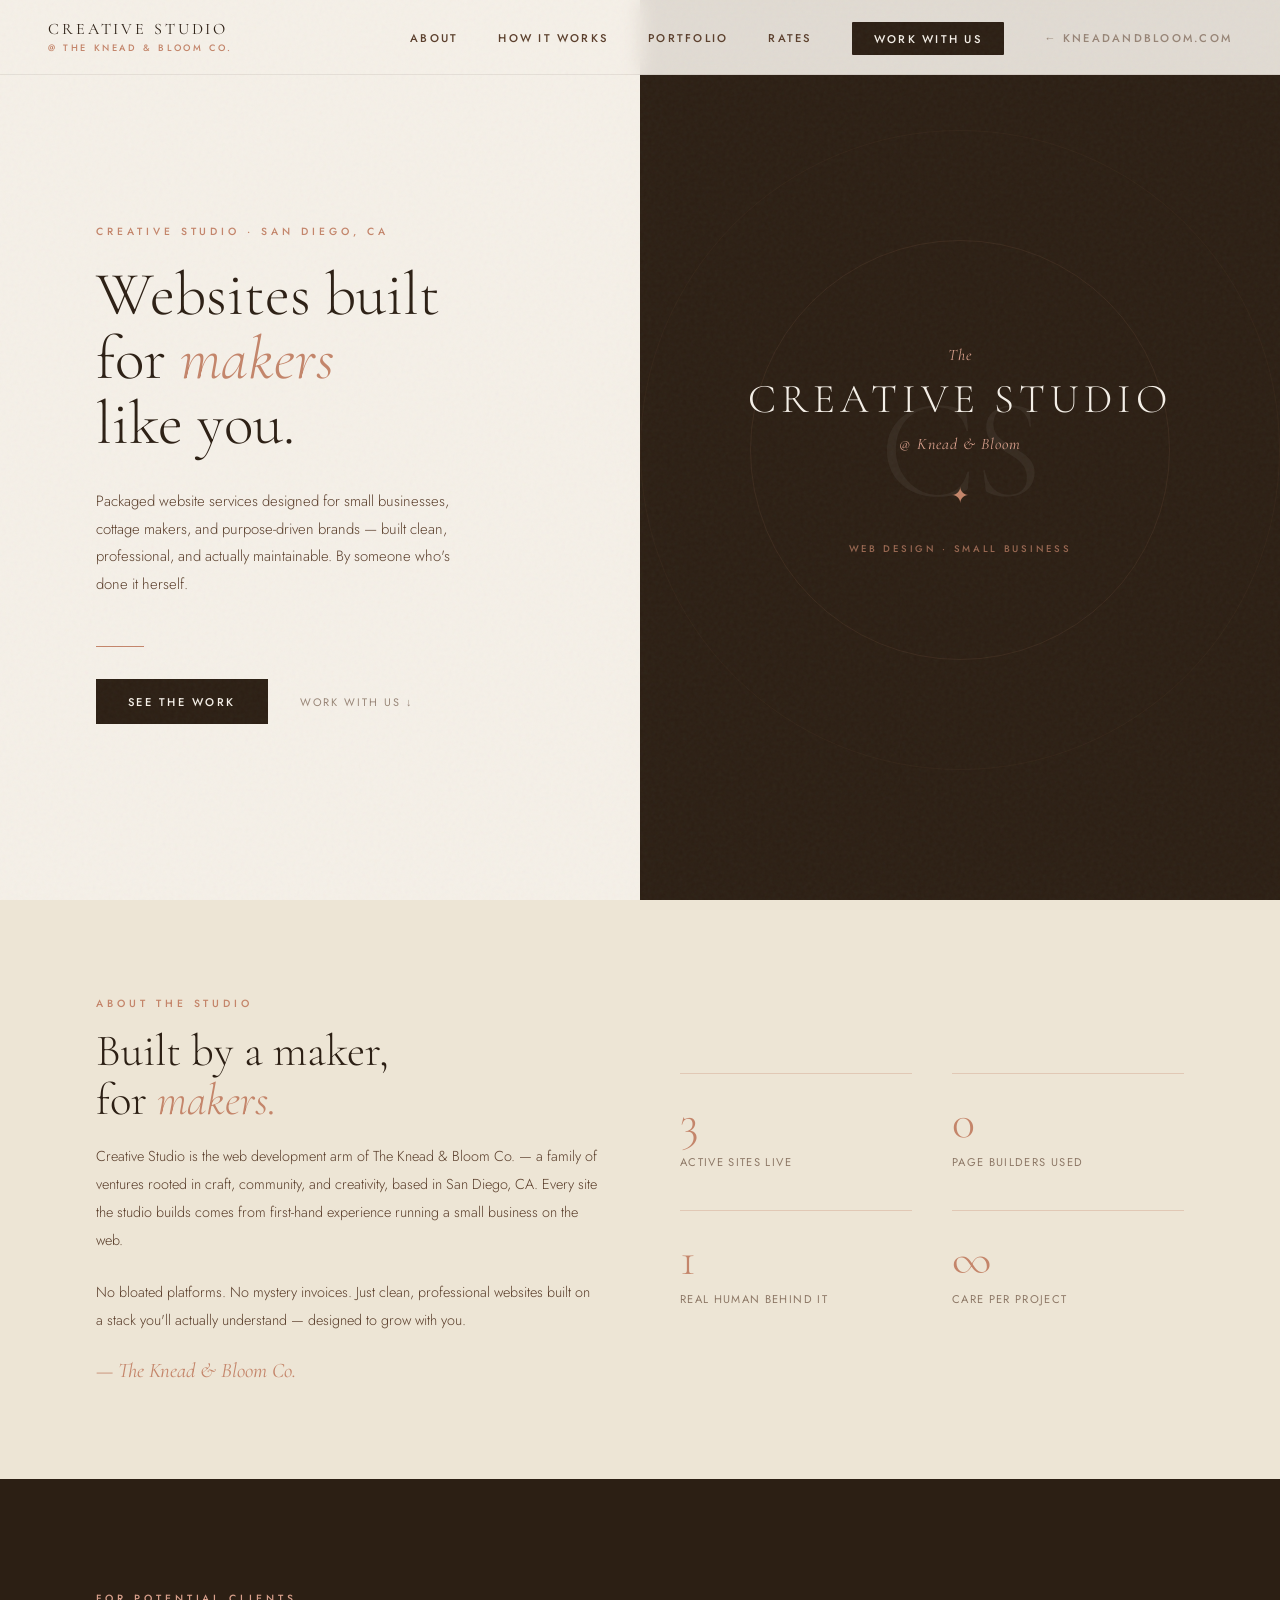
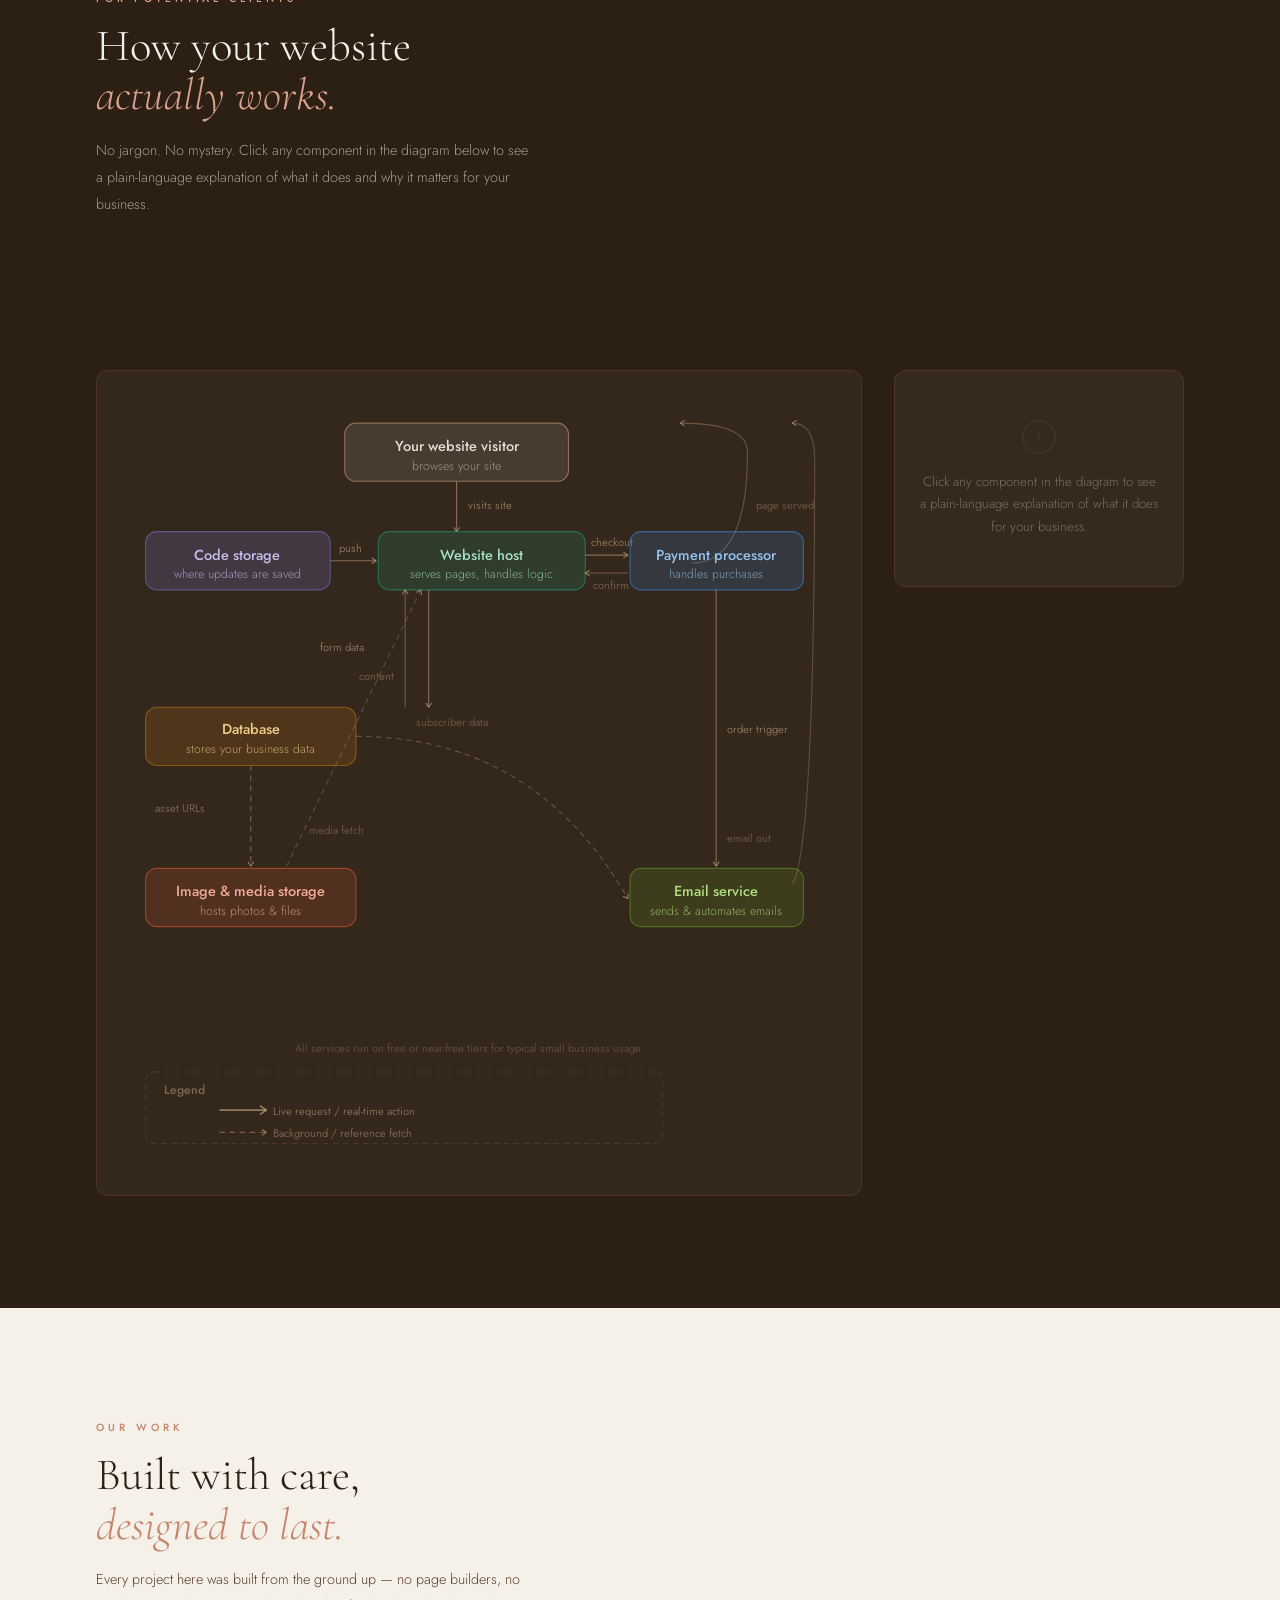
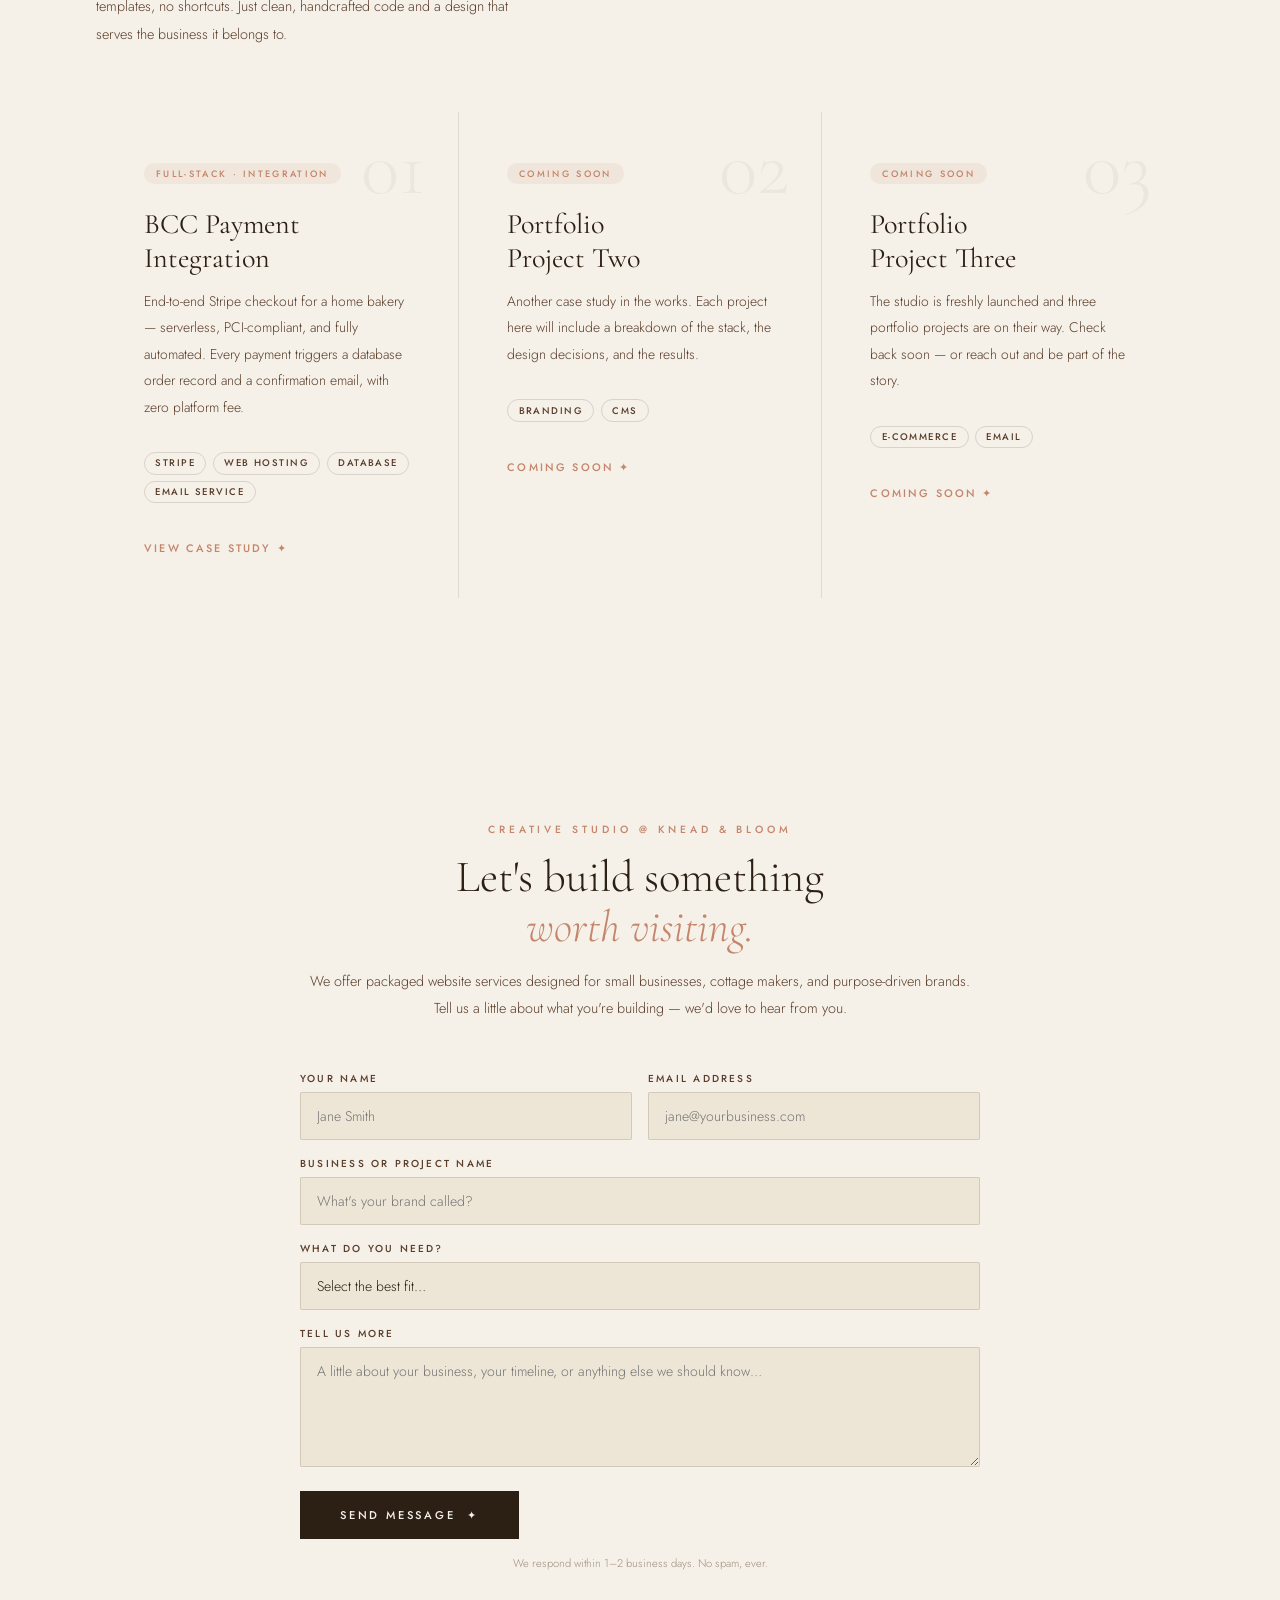
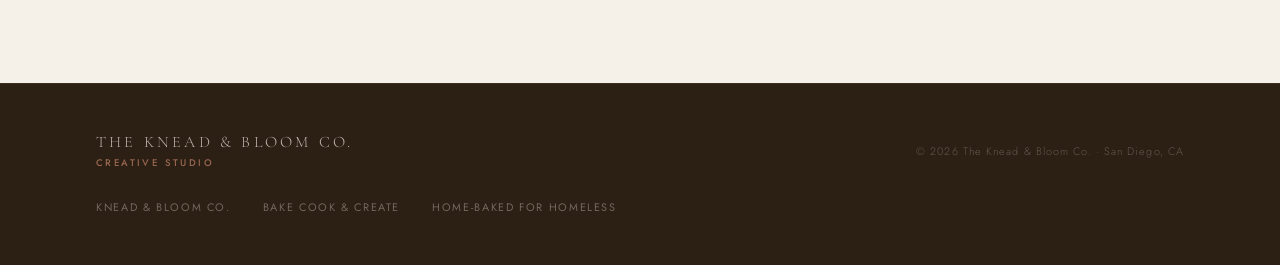
<file: index.html>
<!DOCTYPE html>
<html lang="en">
<head>
<meta charset="UTF-8" />
<meta name="viewport" content="width=device-width, initial-scale=1.0" />
<title>Creative Studio @ The Knead &amp; Bloom Co.</title>
<meta name="description" content="Packaged website services for small businesses, cottage makers, and purpose-driven brands. Built by someone who's done it herself." />
<link href="https://fonts.googleapis.com/css2?family=Cormorant+Garamond:ital,wght@0,300;0,400;0,600;1,300;1,400&family=Jost:wght@300;400;500&display=swap" rel="stylesheet" />
<link rel="stylesheet" href="/css/shared.css" />
<link rel="stylesheet" href="/css/studio-index.css" />
</head>
<body>

<!-- ── NAV ──────────────────────────────────────────────────── -->
<nav>
  <a href="/" class="nav-brand" style="text-decoration: none">
    <span class="nav-wordmark">Creative Studio</span>
    <span class="nav-sub">@ The Knead &amp; Bloom Co.</span>
  </a>
  <button class="nav-toggle" aria-label="Open menu" aria-expanded="false" aria-controls="nav-links">
    <span></span>
    <span></span>
    <span></span>
  </button>
  <ul class="nav-links" id="nav-links">
    <li><a href="#about">About</a></li>
    <li><a href="#how-it-works">How It Works</a></li>
    <li><a href="#portfolio">Portfolio</a></li>
    <li><a href="rates.html">Rates</a></li>
    <li><a href="#contact" class="nav-cta">Work With Us</a></li>
    <li>
      <a href="https://kneadandbloom.com" target="_blank" class="nav-parent-link">← kneadandbloom.com</a>
    </li>
  </ul>
</nav>


<!-- ── HERO ─────────────────────────────────────────────────── -->
<section class="hero">
  <div class="hero-left">
    <p class="hero-eyebrow">Creative Studio · San Diego, CA</p>
    <h1 class="hero-headline">
      Websites built<br/>
      for <em>makers</em><br/>
      like you.
    </h1>
    <p class="hero-sub">
      Packaged website services designed for small businesses, cottage makers, and purpose-driven brands — built clean, professional, and actually maintainable. By someone who's done it herself.
    </p>
    <div class="hero-divider"></div>
    <div class="hero-actions">
      <a href="#portfolio" class="hero-cta">See the work</a>
      <a href="#contact" class="hero-scroll">Work with us ↓</a>
    </div>
  </div>

  <div class="hero-right">
    <div class="hero-monogram">CS</div>
    <div class="hero-right-inner">
      <span class="hero-badge">The</span>
      <span class="hero-badge-large">Creative Studio</span>
      <span class="hero-badge">@ Knead &amp; Bloom</span>
      <span class="hero-ornament">✦</span>
      <span class="hero-badge-tag">Web Design · Small Business</span>
    </div>
  </div>
</section>

<!-- ── ABOUT ─────────────────────────────────────────────────── -->
<section class="about-strip" id="about">
  <div class="reveal">
    <p class="section-label">About the Studio</p>
    <h2 class="section-title">Built by a maker,<br />for <em>makers.</em></h2>
    <p class="about-body">
      Creative Studio is the web development arm of The Knead &amp; Bloom Co. —
      a family of ventures rooted in craft, community, and creativity, based in
      San Diego, CA. Every site the studio builds comes from first-hand
      experience running a small business on the web.
    </p>
    <p class="about-body">
      No bloated platforms. No mystery invoices. Just clean, professional
      websites built on a stack you'll actually understand — designed to grow
      with you.
    </p>
    <div class="about-signature">— The Knead &amp; Bloom Co.</div>
  </div>

  <div class="about-stats reveal">
    <div class="stat">
      <div class="stat-num">3</div>
      <div class="stat-label">Active Sites Live</div>
    </div>
    <div class="stat">
      <div class="stat-num">0</div>
      <div class="stat-label">Page Builders Used</div>
    </div>
    <div class="stat">
      <div class="stat-num">1</div>
      <div class="stat-label">Real Human Behind It</div>
    </div>
    <div class="stat">
      <div class="stat-num">∞</div>
      <div class="stat-label">Care Per Project</div>
    </div>
  </div>
</section>

<!-- ── HOW IT WORKS ──────────────────────────────────────────── -->
<section id="how-it-works">
  <div class="how-header reveal">
    <p class="section-label">For Potential Clients</p>
    <h2 class="section-title" style="color: var(--cream)">
      How your website<br /><em style="color: var(--blush-light)"
        >actually works.</em
      >
    </h2>
    <p class="section-intro">
      No jargon. No mystery. Click any component in the diagram below to see a
      plain-language explanation of what it does and why it matters for your
      business.
    </p>
    <span class="diagram-hint">Click any component to learn what it does</span>
  </div>

  <div class="diagram-shell reveal">
    <!-- DIAGRAM -->
    <div class="diagram-box">
      <svg viewBox="0 0 640 680" xmlns="http://www.w3.org/2000/svg">
        <defs>
          <marker
            id="arr"
            viewBox="0 0 10 10"
            refX="8"
            refY="5"
            markerWidth="6"
            markerHeight="6"
            orient="auto-start-reverse"
          >
            <path
              d="M2 1L8 5L2 9"
              fill="none"
              stroke="rgba(200,170,130,0.7)"
              stroke-width="1.5"
              stroke-linecap="round"
              stroke-linejoin="round"
            />
          </marker>
        </defs>

        <!-- ══ ROW 1: VISITOR (centred) ══ -->
        <g class="node" id="n-visitor" onclick="showPanel('visitor')">
          <rect
            x="200"
            y="18"
            width="200"
            height="52"
            rx="10"
            fill="rgba(240,235,225,0.1)"
            stroke="rgba(200,170,130,0.55)"
            stroke-width="1"
          />
          <text
            x="300"
            y="38"
            text-anchor="middle"
            dominant-baseline="central"
            font-family="'Jost',sans-serif"
            font-size="13"
            font-weight="500"
            fill="rgba(245,240,232,0.9)"
          >
            Your website visitor
          </text>
          <text
            x="300"
            y="56"
            text-anchor="middle"
            dominant-baseline="central"
            font-family="'Jost',sans-serif"
            font-size="11"
            font-weight="300"
            fill="rgba(245,240,232,0.5)"
          >
            browses your site
          </text>
        </g>

        <!-- visitor → host (down) -->
        <line
          x1="300"
          y1="70"
          x2="300"
          y2="115"
          stroke="rgba(200,170,130,0.55)"
          stroke-width="1"
          marker-end="url(#arr)"
        />
        <text
          x="310"
          y="95"
          font-family="'Jost',sans-serif"
          font-size="10"
          fill="rgba(200,170,130,0.55)"
        >
          visits site
        </text>

        <!-- host → visitor (return arc, right side — page served) -->
        <path
          d="M510 143 Q560 143 560 44 Q560 18 500 18"
          fill="none"
          stroke="rgba(200,170,130,0.35)"
          stroke-width="1"
          marker-end="url(#arr)"
        />
        <text
          x="568"
          y="95"
          font-family="'Jost',sans-serif"
          font-size="10"
          fill="rgba(200,170,130,0.35)"
          text-anchor="start"
        >
          page served
        </text>

        <!-- ══ ROW 2: CODE  |  HOST  |  PAYMENT ══ -->

        <!-- ── Code storage ── -->
        <g class="node" id="n-code" onclick="showPanel('code')">
          <rect
            x="22"
            y="115"
            width="165"
            height="52"
            rx="10"
            fill="rgba(127,119,221,0.2)"
            stroke="rgba(127,119,221,0.55)"
            stroke-width="1"
          />
          <text
            x="104"
            y="135"
            text-anchor="middle"
            dominant-baseline="central"
            font-family="'Jost',sans-serif"
            font-size="13"
            font-weight="500"
            fill="rgba(210,205,255,0.9)"
          >
            Code storage
          </text>
          <text
            x="104"
            y="153"
            text-anchor="middle"
            dominant-baseline="central"
            font-family="'Jost',sans-serif"
            font-size="11"
            font-weight="300"
            fill="rgba(210,205,255,0.65)"
          >
            where updates are saved
          </text>
        </g>

        <!-- code → host (push, horizontal) -->
        <line
          x1="187"
          y1="141"
          x2="228"
          y2="141"
          stroke="rgba(200,170,130,0.55)"
          stroke-width="1"
          marker-end="url(#arr)"
        />
        <text
          x="195"
          y="133"
          font-family="'Jost',sans-serif"
          font-size="10"
          fill="rgba(200,170,130,0.55)"
        >
          push
        </text>

        <!-- ── Website host ── -->
        <g class="node" id="n-host" onclick="showPanel('host')">
          <rect
            x="230"
            y="115"
            width="185"
            height="52"
            rx="10"
            fill="rgba(29,158,117,0.18)"
            stroke="rgba(29,158,117,0.6)"
            stroke-width="1"
          />
          <text
            x="322"
            y="135"
            text-anchor="middle"
            dominant-baseline="central"
            font-family="'Jost',sans-serif"
            font-size="13"
            font-weight="500"
            fill="rgba(180,240,210,0.9)"
          >
            Website host
          </text>
          <text
            x="322"
            y="153"
            text-anchor="middle"
            dominant-baseline="central"
            font-family="'Jost',sans-serif"
            font-size="11"
            font-weight="300"
            fill="rgba(180,240,210,0.65)"
          >
            serves pages, handles logic
          </text>
        </g>

        <!-- host → payment (checkout, horizontal →) -->
        <line
          x1="415"
          y1="136"
          x2="453"
          y2="136"
          stroke="rgba(200,170,130,0.55)"
          stroke-width="1"
          marker-end="url(#arr)"
        />
        <text
          x="420"
          y="128"
          font-family="'Jost',sans-serif"
          font-size="10"
          fill="rgba(200,170,130,0.55)"
        >
          checkout
        </text>

        <!-- payment → host (confirm, horizontal ←) -->
        <line
          x1="453"
          y1="152"
          x2="415"
          y2="152"
          stroke="rgba(200,170,130,0.4)"
          stroke-width="1"
          marker-end="url(#arr)"
        />
        <text
          x="422"
          y="166"
          font-family="'Jost',sans-serif"
          font-size="10"
          fill="rgba(200,170,130,0.4)"
        >
          confirm
        </text>

        <!-- ── Payment processor ── -->
        <g class="node" id="n-payment" onclick="showPanel('payment')">
          <rect
            x="455"
            y="115"
            width="155"
            height="52"
            rx="10"
            fill="rgba(55,138,221,0.18)"
            stroke="rgba(55,138,221,0.6)"
            stroke-width="1"
          />
          <text
            x="532"
            y="135"
            text-anchor="middle"
            dominant-baseline="central"
            font-family="'Jost',sans-serif"
            font-size="13"
            font-weight="500"
            fill="rgba(160,210,255,0.9)"
          >
            Payment processor
          </text>
          <text
            x="532"
            y="153"
            text-anchor="middle"
            dominant-baseline="central"
            font-family="'Jost',sans-serif"
            font-size="11"
            font-weight="300"
            fill="rgba(160,210,255,0.65)"
          >
            handles purchases
          </text>
        </g>

        <!-- ══ ROW 3: DATABASE  (left col, below host) ══ -->

        <!-- host → db (form data, down-left ↓) -->
        <line
          x1="275"
          y1="167"
          x2="275"
          y2="272"
          stroke="rgba(200,170,130,0.55)"
          stroke-width="1"
          marker-end="url(#arr)"
        />
        <text
          x="178"
          y="222"
          font-family="'Jost',sans-serif"
          font-size="10"
          fill="rgba(200,170,130,0.55)"
        >
          form data
        </text>

        <!-- db → host (content, up-right ↑) -->
        <line
          x1="254"
          y1="272"
          x2="254"
          y2="167"
          stroke="rgba(200,170,130,0.4)"
          stroke-width="1"
          marker-end="url(#arr)"
        />
        <text
          x="213"
          y="248"
          font-family="'Jost',sans-serif"
          font-size="10"
          fill="rgba(200,170,130,0.4)"
        >
          content
        </text>

        <!-- ── Database ── -->
        <g class="node" id="n-db" onclick="showPanel('db')">
          <rect
            x="22"
            y="272"
            width="188"
            height="52"
            rx="10"
            fill="rgba(186,117,23,0.2)"
            stroke="rgba(186,117,23,0.6)"
            stroke-width="1"
          />
          <text
            x="116"
            y="291"
            text-anchor="middle"
            dominant-baseline="central"
            font-family="'Jost',sans-serif"
            font-size="13"
            font-weight="500"
            fill="rgba(255,220,150,0.9)"
          >
            Database
          </text>
          <text
            x="116"
            y="309"
            text-anchor="middle"
            dominant-baseline="central"
            font-family="'Jost',sans-serif"
            font-size="11"
            font-weight="300"
            fill="rgba(255,220,150,0.65)"
          >
            stores your business data
          </text>
        </g>

        <!-- ══ ROW 4: MEDIA STORAGE  (left col, below db) ══ -->

        <!-- db → media (asset URLs, dashed ↓) -->
        <line
          x1="116"
          y1="324"
          x2="116"
          y2="414"
          stroke="rgba(200,170,130,0.45)"
          stroke-width="1"
          stroke-dasharray="5,4"
          marker-end="url(#arr)"
        />
        <text
          x="30"
          y="366"
          font-family="'Jost',sans-serif"
          font-size="10"
          fill="rgba(200,170,130,0.45)"
        >
          asset URLs
        </text>

        <!-- media → host (media fetch, dashed diagonal) -->
        <path
          d="M148 414 L268 167"
          fill="none"
          stroke="rgba(200,170,130,0.3)"
          stroke-width="1"
          stroke-dasharray="5,4"
          marker-end="url(#arr)"
        />
        <text
          x="168"
          y="385"
          font-family="'Jost',sans-serif"
          font-size="10"
          fill="rgba(200,170,130,0.35)"
        >
          media fetch
        </text>

        <!-- ── Image & media storage ── -->
        <g class="node" id="n-media" onclick="showPanel('media')">
          <rect
            x="22"
            y="416"
            width="188"
            height="52"
            rx="10"
            fill="rgba(216,90,48,0.18)"
            stroke="rgba(216,90,48,0.6)"
            stroke-width="1"
          />
          <text
            x="116"
            y="436"
            text-anchor="middle"
            dominant-baseline="central"
            font-family="'Jost',sans-serif"
            font-size="13"
            font-weight="500"
            fill="rgba(255,185,165,0.9)"
          >
            Image &amp; media storage
          </text>
          <text
            x="116"
            y="454"
            text-anchor="middle"
            dominant-baseline="central"
            font-family="'Jost',sans-serif"
            font-size="11"
            font-weight="300"
            fill="rgba(255,185,165,0.65)"
          >
            hosts photos &amp; files
          </text>
        </g>

        <!-- ══ ROW 3–4 RIGHT COL: EMAIL (below payment) ══ -->

        <!-- payment → email (order trigger ↓) -->
        <line
          x1="532"
          y1="167"
          x2="532"
          y2="414"
          stroke="rgba(200,170,130,0.55)"
          stroke-width="1"
          marker-end="url(#arr)"
        />
        <text
          x="542"
          y="295"
          font-family="'Jost',sans-serif"
          font-size="10"
          fill="rgba(200,170,130,0.55)"
        >
          order trigger
        </text>

        <!-- db → email (subscriber data, dashed curved) -->
        <path
          d="M210 298 Q370 298 453 443"
          fill="none"
          stroke="rgba(200,170,130,0.35)"
          stroke-width="1"
          stroke-dasharray="5,4"
          marker-end="url(#arr)"
        />
        <text
          x="296"
          y="289"
          text-anchor="middle"
          font-family="'Jost',sans-serif"
          font-size="10"
          fill="rgba(200,170,130,0.35)"
        >
          subscriber data
        </text>

        <!-- ── Email service ── -->
        <g class="node" id="n-email" onclick="showPanel('email')">
          <rect
            x="455"
            y="416"
            width="155"
            height="52"
            rx="10"
            fill="rgba(99,153,34,0.18)"
            stroke="rgba(99,153,34,0.6)"
            stroke-width="1"
          />
          <text
            x="532"
            y="436"
            text-anchor="middle"
            dominant-baseline="central"
            font-family="'Jost',sans-serif"
            font-size="13"
            font-weight="500"
            fill="rgba(190,240,140,0.9)"
          >
            Email service
          </text>
          <text
            x="532"
            y="454"
            text-anchor="middle"
            dominant-baseline="central"
            font-family="'Jost',sans-serif"
            font-size="11"
            font-weight="300"
            fill="rgba(190,240,140,0.65)"
          >
            sends &amp; automates emails
          </text>
        </g>

        <!-- email → visitor (email out arc, right side) -->
        <path
          d="M600 430 Q620 400 620 50 Q620 18 600 18"
          fill="none"
          stroke="rgba(200,170,130,0.3)"
          stroke-width="1"
          marker-end="url(#arr)"
        />
        <text
          x="542"
          y="392"
          font-family="'Jost',sans-serif"
          font-size="10"
          fill="rgba(200,170,130,0.35)"
        >
          email out
        </text>

        <!-- ══ LEGEND ══ -->
        <rect
          x="22"
          y="598"
          width="462"
          height="64"
          rx="8"
          fill="none"
          stroke="rgba(200,170,130,0.15)"
          stroke-width="1"
          stroke-dasharray="5,4"
        />
        <text
          x="38"
          y="618"
          font-family="'Jost',sans-serif"
          font-size="11"
          font-weight="500"
          fill="rgba(200,170,130,0.5)"
        >
          Legend
        </text>
        <line
          x1="88"
          y1="632"
          x2="130"
          y2="632"
          stroke="rgba(200,170,130,0.65)"
          stroke-width="1.5"
          marker-end="url(#arr)"
        />
        <text
          x="136"
          y="636"
          font-family="'Jost',sans-serif"
          font-size="10"
          fill="rgba(200,170,130,0.5)"
        >
          Live request / real-time action
        </text>
        <line
          x1="88"
          y1="652"
          x2="130"
          y2="652"
          stroke="rgba(200,170,130,0.45)"
          stroke-width="1"
          stroke-dasharray="5,4"
          marker-end="url(#arr)"
        />
        <text
          x="136"
          y="656"
          font-family="'Jost',sans-serif"
          font-size="10"
          fill="rgba(200,170,130,0.45)"
        >
          Background / reference fetch
        </text>

        <text
          x="310"
          y="580"
          text-anchor="middle"
          font-family="'Jost',sans-serif"
          font-size="10"
          fill="rgba(200,170,130,0.28)"
        >
          All services run on free or near-free tiers for typical small business
          usage
        </text>
      </svg>
    </div>

    <!-- INFO PANEL -->
    <div class="info-panel-wrap">
      <div class="info-panel" id="info-panel">
        <div id="panel-content">
          <div class="panel-empty-dark">
            <svg width="36" height="36" viewBox="0 0 40 40" fill="none">
              <circle
                cx="20"
                cy="20"
                r="18"
                stroke="rgba(245,240,232,0.4)"
                stroke-width="1.5"
              />
              <path
                d="M20 14v8M20 26v1"
                stroke="rgba(245,240,232,0.4)"
                stroke-width="1.5"
                stroke-linecap="round"
              />
            </svg>
            <p>
              Click any component in the diagram to see a plain-language
              explanation of what it does for your business.
            </p>
          </div>
        </div>
      </div>
    </div>
  </div>
</section>


<!-- ── PORTFOLIO ─────────────────────────────────────────────── -->
<section id="portfolio">
  <div class="reveal">
    <p class="section-label">Our Work</p>
    <h2 class="section-title">Built with care,<br/><em>designed to last.</em></h2>
    <p class="section-intro">Every project here was built from the ground up — no page builders, no templates, no shortcuts. Just clean, handcrafted code and a design that serves the business it belongs to.</p>
  </div>

  <div class="portfolio-grid">

    <!-- Project 1 — BCC Payment Integration -->
    <div class="portfolio-card reveal">
      <div class="portfolio-number">01</div>
      <span class="portfolio-tag">Full-Stack · Integration</span>
      <h3 class="portfolio-name">BCC Payment<br />Integration</h3>
      <p class="portfolio-desc">
        End-to-end Stripe checkout for a home bakery — serverless, PCI-compliant,
        and fully automated. Every payment triggers a database order record and a
        confirmation email, with zero platform fee.
      </p>
      <div class="portfolio-meta">
        <span class="portfolio-pill">Stripe</span>
        <span class="portfolio-pill">Web Hosting</span>
        <span class="portfolio-pill">Database</span>
        <span class="portfolio-pill">Email Service</span>
      </div>
      <a href="/work/case-studies/bcc-stripe-integration.html" class="portfolio-link">View case study ✦</a>
    </div>


    <!-- Project 2 — Coming Soon -->
    <div class="portfolio-card project-card reveal">
      <div class="portfolio-number">02</div>
      <span class="portfolio-tag">Coming Soon</span>
      <h3 class="portfolio-name">Portfolio<br/>Project Two</h3>
      <p class="portfolio-desc">
        Another case study in the works. Each project here will include a breakdown of the stack, the design decisions, and the results.
      </p>
      <div class="portfolio-meta">
        <span class="portfolio-pill">Branding</span>
        <span class="portfolio-pill">CMS</span>
      </div>
      <a href="#" class="portfolio-link">Coming soon ✦</a>
    </div>

    <!-- Project 3 — Coming Soon -->
    <div class="portfolio-card project-card reveal">
      <div class="portfolio-number">03</div>
      <span class="portfolio-tag">Coming Soon</span>
      <h3 class="portfolio-name">Portfolio<br/>Project Three</h3>
      <p class="portfolio-desc">
        The studio is freshly launched and three portfolio projects are on their way. Check back soon — or reach out and be part of the story.
      </p>
      <div class="portfolio-meta">
        <span class="portfolio-pill">E-Commerce</span>
        <span class="portfolio-pill">Email</span>
      </div>
      <a href="#" class="portfolio-link">Coming soon ✦</a>
    </div>

  </div>
</section>



<!-- ── CONTACT ───────────────────────────────────────────────── -->
<section id="contact">
  <div class="contact-inner">

    <!-- Success state -->
    <div id="contactSuccess" style="display:none;">
      <span class="success-ornament">✦</span>
      <p class="success-eyebrow">Message received</p>
      <h2 class="success-heading">Thank you for<br/><em>reaching out.</em></h2>
      <p class="success-body">
        We've received your inquiry and we're already looking forward to reading it. Expect to hear back within <strong>1–2 business days</strong> at the email address you provided.
      </p>
      <div class="success-divider"></div>
      <p class="success-footer">
        In the meantime, feel free to explore <a href="https://kneadandbloom.com" target="_blank">The Knead &amp; Bloom Co.</a> or visit <a href="https://bakecookcreate.com" target="_blank">Bake Cook &amp; Create</a>.
      </p>
      <a href="#portfolio" class="success-back">← Back to our work</a>
    </div>

    <!-- Error state -->
    <div id="contactError" style="display:none;">
      <p class="contact-intro">
        ⚠ Something went wrong. Please email us directly at
        <a href="mailto:hello@kneadandbloom.com" style="color:var(--blush);">hello@kneadandbloom.com</a>
        and we'll get right back to you.
      </p>
    </div>

    <!-- Idle / form state -->
    <div id="contactIntro">
      <p class="section-label">Creative Studio @ Knead &amp; Bloom</p>
      <h2 class="section-title">
        Let's build something<br/><em>worth visiting.</em>
      </h2>
      <p class="contact-intro">
        We offer packaged website services designed for small businesses, cottage makers, and purpose-driven brands. Tell us a little about what you're building — we'd love to hear from you.
      </p>
    </div>

    <div id="contactFormWrap">
      <form class="contact-form" id="contactForm" name="studio-inquiry" netlify data-netlify="true"
            onsubmit="handleContact(event)">
        <input type="hidden" name="form-name" value="studio-inquiry" />
        <div class="contact-row">
          <div class="contact-field">
            <label for="contactName">Your Name</label>
            <input type="text" id="contactName" name="name" placeholder="Jane Smith" required />
          </div>
          <div class="contact-field">
            <label for="contactEmail">Email Address</label>
            <input type="email" id="contactEmail" name="email" placeholder="jane@yourbusiness.com" required />
          </div>
        </div>
        <div class="contact-field">
          <label for="contactBiz">Business or Project Name</label>
          <input type="text" id="contactBiz" name="business" placeholder="What's your brand called?" />
        </div>
        <div class="contact-field">
          <label for="contactNeed">What do you need?</label>
          <select id="contactNeed" name="project_type">
            <option value="" disabled selected>Select the best fit…</option>
            <option>Full Small Business Site</option>
            <option>Website Refresh</option>
            <option>Landing Page</option>
            <option>Contact Form &amp; Email automation</option>
            <option>Online Payments or Booking</option>
            <option>Client or Inventory Tracker</option>
            <option>Not sure yet — let's talk</option>
          </select>
        </div>
        <div class="contact-field">
          <label for="contactMsg">Tell us more</label>
          <textarea id="contactMsg" name="message"
            placeholder="A little about your business, your timeline, or anything else we should know…"></textarea>
        </div>
        <div id="contactSpinner" style="display:none; font-family:'Jost',sans-serif; font-size:0.78rem; letter-spacing:0.15em; color:var(--brown-mid); padding:0.5rem 0;">
          Sending… ✦
        </div>
        <button type="submit" class="contact-submit" id="contactBtn">
          Send Message &nbsp;✦
        </button>
      </form>
      <p class="contact-note">We respond within 1–2 business days. No spam, ever.</p>
    </div>

  </div>
</section>

<!-- ── FOOTER ────────────────────────────────────────────────── -->
<footer>
  <div class="footer-brand">
    <span class="footer-wordmark">The Knead &amp; Bloom Co.</span>
    <span class="footer-sub">Creative Studio</span>
  </div>
  <p class="footer-copy">© 2026 The Knead &amp; Bloom Co. · San Diego, CA</p>
  <ul class="footer-links">
    <li><a href="https://kneadandbloom.com" target="_blank">Knead &amp; Bloom Co.</a></li>
    <li><a href="https://bakecookcreate.com" target="_blank">Bake Cook &amp; Create</a></li>
    <li><a href="https://homebakedforhomeless.com" target="_blank">Home-Baked for Homeless</a></li>
  </ul>
</footer>

<script>
// ── SCROLL REVEAL ──────────────────────────────────────────────
const reveals = document.querySelectorAll('.reveal');
const revealObserver = new IntersectionObserver((entries) => {
  entries.forEach((entry, i) => {
    if (entry.isIntersecting) {
      setTimeout(() => entry.target.classList.add('visible'), i * 80);
      revealObserver.unobserve(entry.target);
    }
  });
}, { threshold: 0.1 });
reveals.forEach(el => revealObserver.observe(el));

// ── DIAGRAM PANEL ──────────────────────────────────────────────
const diagramData = {
  visitor: {
    title: "Your website visitor",
    subtitle: "The person on the other end",
    icon: "👤", iconBg: "rgba(240,235,225,0.15)",
    badge: "End user", badgeColor: "rgba(245,240,232,0.75)", badgeBg: "rgba(255,255,255,0.08)",
    body: "Anyone who types your web address into a browser — a potential client, a returning customer, or someone who found you via a link. Everything in this diagram exists to serve them a fast, reliable, polished experience.",
    points: [
      "Lands on your site via search, a link, or direct URL",
      "Browses pages served instantly from the website host",
      "Submits forms, places orders, or signs up for your list",
      "Receives automated emails after taking action"
    ]
  },
  host: {
    title: "Website host",
    subtitle: "The engine that delivers your site",
    icon: "🌐", iconBg: "rgba(29,158,117,0.2)",
    badge: "Core infrastructure", badgeColor: "rgba(180,240,210,0.8)", badgeBg: "rgba(29,158,117,0.2)",
    body: "This is the service that puts your website on the internet. When someone visits your URL, this is what responds — serving the right page, running behind-the-scenes logic, and connecting to the other systems.",
    points: [
      "Delivers pages in milliseconds via a global CDN",
      "Runs serverless functions (e.g. processing a contact form)",
      "Routes checkout requests to the payment processor",
      "Fetches content from the database and media from storage"
    ]
  },
  code: {
    title: "Code storage",
    subtitle: "Where your website lives before it goes live",
    icon: "🗄️", iconBg: "rgba(127,119,221,0.2)",
    badge: "Behind the scenes", badgeColor: "rgba(210,205,255,0.8)", badgeBg: "rgba(127,119,221,0.2)",
    body: "Think of this as a save history for your entire website. Every change — a new page, a design update, a bug fix — gets saved here with a record of what changed and when. When a change is approved, the site updates automatically.",
    points: [
      "Stores every version of your website's code",
      "Publishes updates live automatically when changes are approved",
      "Lets you roll back to any previous version if something breaks",
      "Keeps the whole build organised and auditable"
    ]
  },
  db: {
    title: "Database",
    subtitle: "Your business's memory",
    icon: "🗃️", iconBg: "rgba(186,117,23,0.2)",
    badge: "Data layer", badgeColor: "rgba(255,220,150,0.8)", badgeBg: "rgba(186,117,23,0.2)",
    body: "The database is where all structured information lives — form submissions, orders, product listings, email subscribers. It's constantly being read from and written to as visitors interact with your site.",
    points: [
      "Stores all form submissions, orders, and customer details",
      "Serves content to the website (product info, blog posts, etc.)",
      "Provides subscriber lists to the email service for campaigns",
      "Supplies image URLs to the media storage system"
    ]
  },
  media: {
    title: "Image & media storage",
    subtitle: "Where your photos and files live",
    icon: "🖼️", iconBg: "rgba(216,90,48,0.18)",
    badge: "Asset delivery", badgeColor: "rgba(255,185,165,0.8)", badgeBg: "rgba(216,90,48,0.18)",
    body: "Large files like photos and PDFs are stored separately from your website code. This dedicated service compresses and optimises images on-the-fly and delivers them fast from servers close to your visitor.",
    points: [
      "Stores all product photos, portfolio images, and files",
      "Automatically resizes and optimises images for fast loading",
      "Delivers files via a global CDN — no slow image loads",
      "The database stores the file addresses, not the files themselves"
    ]
  },
  payment: {
    title: "Payment processor",
    subtitle: "The secure checkout layer",
    icon: "💳", iconBg: "rgba(55,138,221,0.18)",
    badge: "Secure transaction", badgeColor: "rgba(160,210,255,0.8)", badgeBg: "rgba(55,138,221,0.18)",
    body: "Whenever a visitor buys something, this service handles the money. You never touch the card details — they go directly to the payment processor, which keeps everything secure and compliant with payment regulations.",
    points: [
      "Securely collects and processes card or digital wallet payments",
      "Sends a confirmation back to your site when payment succeeds",
      "Triggers the email service to send a receipt automatically",
      "Handles refunds, disputes, and recurring billing if needed"
    ]
  },
  email: {
    title: "Email service",
    subtitle: "Your automated communications layer",
    icon: "✉️", iconBg: "rgba(99,153,34,0.18)",
    badge: "Automation", badgeColor: "rgba(190,240,140,0.8)", badgeBg: "rgba(99,153,34,0.18)",
    body: "This handles every email your business sends — from order confirmations to newsletters — without you lifting a finger after setup. It connects to both the database and payment processor to know when to fire each message.",
    points: [
      "Sends receipts triggered automatically by the payment processor",
      "Delivers welcome emails when someone signs up via a form",
      "Runs automated follow-up sequences after signup or purchase",
      "Manages your subscriber list, unsubscribes, and spam compliance"
    ]
  }
};

let activeNode = null;

function showPanel(key) {
  const d = diagramData[key];
  if (!d) return;

  if (activeNode) {
    const prev = document.getElementById('n-' + activeNode);
    if (prev) prev.classList.remove('active');
  }
  activeNode = key;
  const node = document.getElementById('n-' + key);
  if (node) node.classList.add('active');

  const panel = document.getElementById('info-panel');
  panel.classList.add('active');

  const points = d.points.map(p => `<li>${p}</li>`).join('');
  document.getElementById('panel-content').innerHTML = `
    <div class="dp-header">
      <div class="dp-icon" style="background:${d.iconBg};">${d.icon}</div>
      <div>
        <div class="dp-title">${d.title}</div>
        <div class="dp-sub">${d.subtitle}</div>
      </div>
    </div>
    <div class="dp-body">
      <p>${d.body}</p>
      <ul>${points}</ul>
      <span class="dp-badge" style="background:${d.badgeBg}; color:${d.badgeColor};">${d.badge}</span>
    </div>
  `;
}

// ── FORM CONFIG ────────────────────────────────────────────────
// Replace placeholders below before going live.
// For production, move API keys to Netlify environment variables
// and call them via Netlify Functions so they are never exposed client-side.
// const CONFIG = {
//   brevo: {
//     apiKey: 'YOUR_BREVO_API_KEY',
//     listId:  'YOUR_STUDIO_INQUIRIES_LIST_ID',
//   },
//   airtable: {
//     apiKey: 'YOUR_AIRTABLE_API_KEY',
//     baseId: 'YOUR_AIRTABLE_BASE_ID',
//     table:  'Studio Inquiries',
//   },
// };

function setFormState(state) {
  const isForm = state === 'idle' || state === 'submitting';
  document.getElementById('contactIntro').style.display    = isForm ? '' : 'none';
  document.getElementById('contactFormWrap').style.display = isForm ? '' : 'none';
  document.getElementById('contactBtn').style.display      = state === 'submitting' ? 'none' : '';
  document.getElementById('contactSpinner').style.display  = state === 'submitting' ? '' : 'none';
  document.getElementById('contactSuccess').style.display  = state === 'success' ? '' : 'none';
  document.getElementById('contactError').style.display    = state === 'error'   ? '' : 'none';
}

async function submitToNetlify(fields) {
  const encoded = new URLSearchParams({
    'form-name':  'studio-inquiry',
    name:         fields.name,
    email:        fields.email,
    business:     fields.business,
    project_type: fields.project_type,
    message:      fields.message,
    submitted_at: fields.submitted_at,
  }).toString();

  const res = await fetch('/', {
    method: 'POST',
    headers: { 'Content-Type': 'application/x-www-form-urlencoded' },
    body: encoded,
  });
  if (!res.ok) throw new Error(`Netlify Forms error: ${res.status}`);
}

// async function submitToBrevo(fields) {
//   const payload = {
//     email: fields.email,
//     attributes: {
//       FIRSTNAME:    fields.name.split(' ')[0],
//       LASTNAME:     fields.name.split(' ').slice(1).join(' ') || '',
//       COMPANY:      fields.business,
//       PROJECT_TYPE: fields.project_type,
//       MESSAGE:      fields.message,
//       SOURCE:       'studio.kneadandbloom.com — Contact Form',
//     },
//     listIds:       [CONFIG.brevo.listId],
//     updateEnabled: true,
//   };

//   const res = await fetch('https://api.brevo.com/v3/contacts', {
//     method: 'POST',
//     headers: { 'Content-Type': 'application/json', 'api-key': CONFIG.brevo.apiKey },
//     body: JSON.stringify(payload),
//   });
//   if (res.status !== 201 && res.status !== 204) {
//     const err = await res.json().catch(() => ({}));
//     throw new Error(`Brevo error ${res.status}: ${err.message || 'unknown'}`);
//   }
// }

// async function submitToAirtable(fields) {
//   const payload = {
//     records: [{ fields: {
//       'Name':          fields.name,
//       'Email':         fields.email,
//       'Business Name': fields.business,
//       'Project Type':  fields.project_type,
//       'Message':       fields.message,
//       'Submitted At':  fields.submitted_at,
//       'Source':        'studio.kneadandbloom.com',
//       'Status':        'New',
//     }}],
//   };
//   const res = await fetch(
//     `https://api.airtable.com/v0/${CONFIG.airtable.baseId}/${encodeURIComponent(CONFIG.airtable.table)}`,
//     {
//       method: 'POST',
//       headers: { 'Content-Type': 'application/json', 'Authorization': `Bearer ${CONFIG.airtable.apiKey}` },
//       body: JSON.stringify(payload),
//     }
//   );
//   if (!res.ok) {
//     const err = await res.json().catch(() => ({}));
//     throw new Error(`Airtable error ${res.status}: ${JSON.stringify(err)}`);
//   }
// }

async function handleContact(e) {
  e.preventDefault();
  setFormState('submitting');

  const fields = {
    name:         document.getElementById('contactName').value.trim(),
    email:        document.getElementById('contactEmail').value.trim(),
    business:     document.getElementById('contactBiz').value.trim(),
    project_type: document.getElementById('contactNeed').value,
    message:      document.getElementById('contactMsg').value.trim(),
    submitted_at: new Date().toISOString(),
  };

try {
    await submitToNetlify(fields);
    setFormState('success');
  } catch (err) {
    console.error('Form submission error:', err);
    setFormState('error');
  }
}
</script>

<script src="/scripts/site-scripts.js" defer></script>
</body>
</html>
</file>
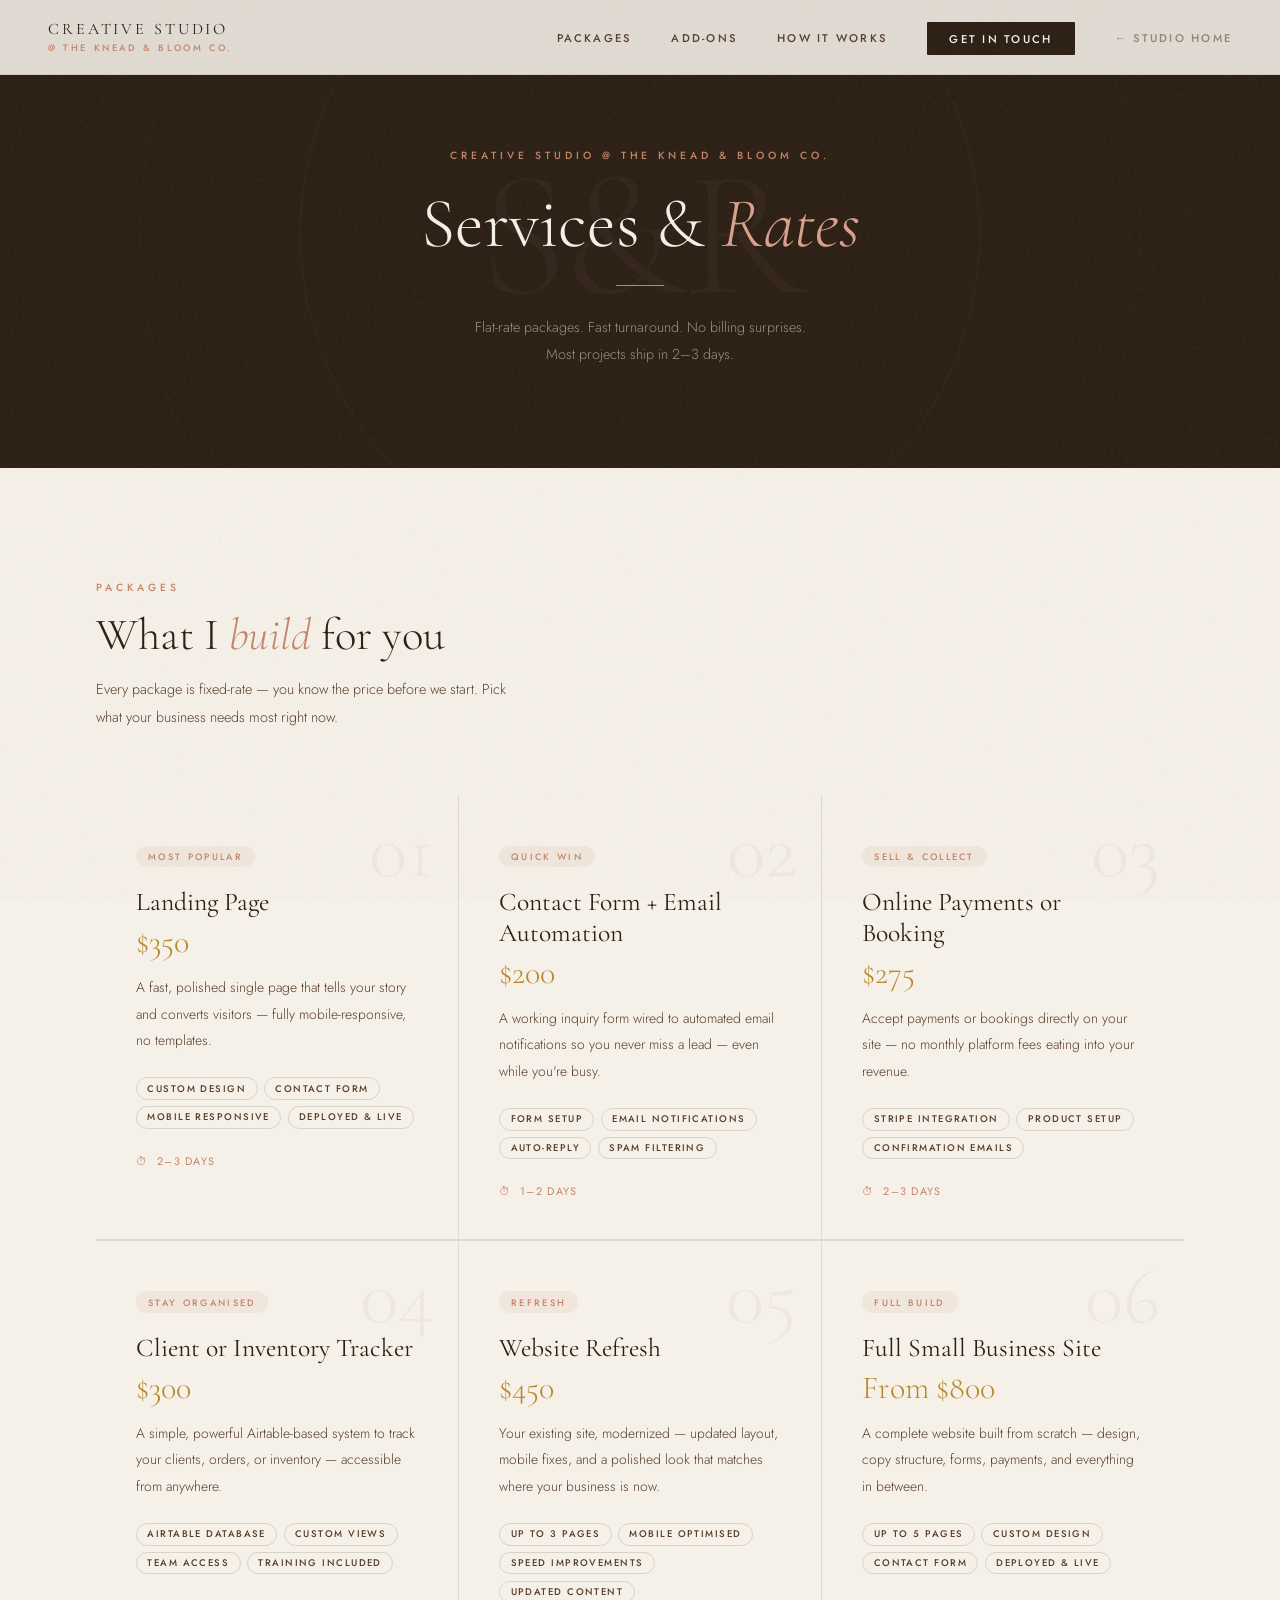
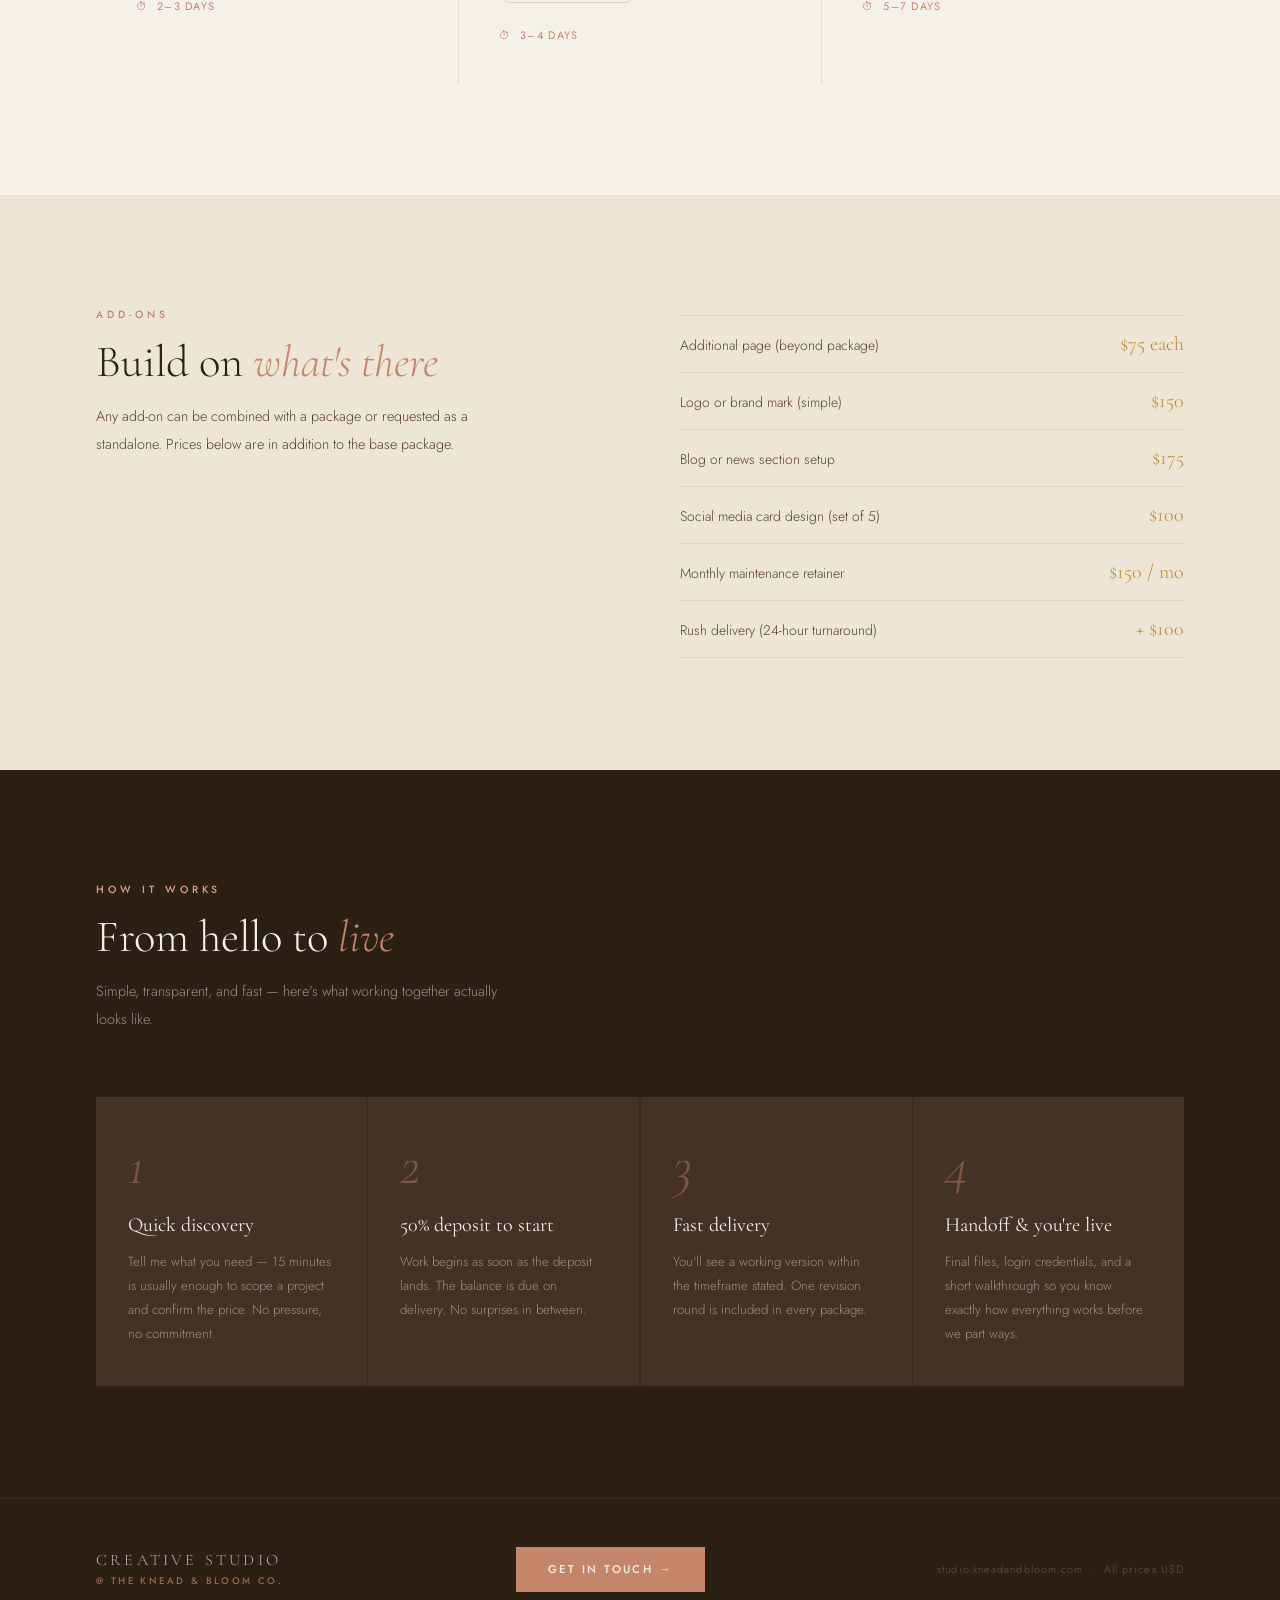
<file: rate-card.html>
<!DOCTYPE html>
<html lang="en">
<head>
<meta charset="UTF-8" />
<meta name="viewport" content="width=device-width, initial-scale=1.0" />
<title>Services &amp; Rates — Creative Studio @ The Knead &amp; Bloom Co.</title>
<link href="https://fonts.googleapis.com/css2?family=Cormorant+Garamond:ital,wght@0,300;0,400;0,600;1,300;1,400&family=Jost:wght@300;400;500&display=swap" rel="stylesheet" />
<link rel="stylesheet" href="css/shared.css" />
<link rel="stylesheet" href="css/rate-card.css" />
</head>
<body>

<!-- ── NAV ──────────────────────────────────────────────────── -->
<nav>
  <a href="https://studio.kneadandbloom.com" class="nav-brand">
    <span class="nav-wordmark">Creative Studio</span>
    <span class="nav-sub">@ The Knead &amp; Bloom Co.</span>
  </a>
  <ul class="nav-links">
    <li><a href="#packages">Packages</a></li>
    <li><a href="#addons">Add-Ons</a></li>
    <li><a href="#how-it-works">How It Works</a></li>
    <li><a href="mailto:hello@kneadandbloom.com" class="nav-cta">Get in Touch</a></li>
    <li><a href="https://studio.kneadandbloom.com" class="nav-parent-link">← Studio Home</a></li>
  </ul>
</nav>

<!-- ── HERO ─────────────────────────────────────────────────── -->
<section class="hero">
  <div class="hero-monogram">S&amp;R</div>
  <div class="hero-eyebrow">Creative Studio @ The Knead &amp; Bloom Co.</div>
  <h1 class="hero-headline">Services &amp; <em>Rates</em></h1>
  <div class="hero-divider"></div>
  <p class="hero-sub">Flat-rate packages. Fast turnaround. No billing surprises.<br>Most projects ship in 2–3 days.</p>
</section>

<!-- ── PACKAGES ─────────────────────────────────────────────── -->
<section id="packages">
  <div class="section-label reveal">Packages</div>
  <h2 class="section-title reveal">What I <em>build</em> for you</h2>
  <p class="section-intro reveal">Every package is fixed-rate — you know the price before we start. Pick what your business needs most right now.</p>

  <div class="packages-grid">

    <div class="pkg-card reveal">
      <div class="pkg-number">01</div>
      <span class="pkg-tag">Most popular</span>
      <div class="pkg-name">Landing Page</div>
      <div class="pkg-price">$350</div>
      <p class="pkg-desc">A fast, polished single page that tells your story and converts visitors — fully mobile-responsive, no templates.</p>
      <div class="pkg-pills">
        <span class="pkg-pill">Custom design</span>
        <span class="pkg-pill">Contact form</span>
        <span class="pkg-pill">Mobile responsive</span>
        <span class="pkg-pill">Deployed &amp; live</span>
      </div>
      <div class="pkg-turnaround">⏱ &nbsp;2–3 days</div>
    </div>

    <div class="pkg-card reveal">
      <div class="pkg-number">02</div>
      <span class="pkg-tag">Quick win</span>
      <div class="pkg-name">Contact Form + Email Automation</div>
      <div class="pkg-price">$200</div>
      <p class="pkg-desc">A working inquiry form wired to automated email notifications so you never miss a lead — even while you're busy.</p>
      <div class="pkg-pills">
        <span class="pkg-pill">Form setup</span>
        <span class="pkg-pill">Email notifications</span>
        <span class="pkg-pill">Auto-reply</span>
        <span class="pkg-pill">Spam filtering</span>
      </div>
      <div class="pkg-turnaround">⏱ &nbsp;1–2 days</div>
    </div>

    <div class="pkg-card reveal">
      <div class="pkg-number">03</div>
      <span class="pkg-tag">Sell &amp; collect</span>
      <div class="pkg-name">Online Payments or Booking</div>
      <div class="pkg-price">$275</div>
      <p class="pkg-desc">Accept payments or bookings directly on your site — no monthly platform fees eating into your revenue.</p>
      <div class="pkg-pills">
        <span class="pkg-pill">Stripe integration</span>
        <span class="pkg-pill">Product setup</span>
        <span class="pkg-pill">Confirmation emails</span>
      </div>
      <div class="pkg-turnaround">⏱ &nbsp;2–3 days</div>
    </div>

    <div class="pkg-card reveal">
      <div class="pkg-number">04</div>
      <span class="pkg-tag">Stay organised</span>
      <div class="pkg-name">Client or Inventory Tracker</div>
      <div class="pkg-price">$300</div>
      <p class="pkg-desc">A simple, powerful Airtable-based system to track your clients, orders, or inventory — accessible from anywhere.</p>
      <div class="pkg-pills">
        <span class="pkg-pill">Airtable database</span>
        <span class="pkg-pill">Custom views</span>
        <span class="pkg-pill">Team access</span>
        <span class="pkg-pill">Training included</span>
      </div>
      <div class="pkg-turnaround">⏱ &nbsp;2–3 days</div>
    </div>

    <div class="pkg-card reveal">
      <div class="pkg-number">05</div>
      <span class="pkg-tag">Refresh</span>
      <div class="pkg-name">Website Refresh</div>
      <div class="pkg-price">$450</div>
      <p class="pkg-desc">Your existing site, modernized — updated layout, mobile fixes, and a polished look that matches where your business is now.</p>
      <div class="pkg-pills">
        <span class="pkg-pill">Up to 3 pages</span>
        <span class="pkg-pill">Mobile optimised</span>
        <span class="pkg-pill">Speed improvements</span>
        <span class="pkg-pill">Updated content</span>
      </div>
      <div class="pkg-turnaround">⏱ &nbsp;3–4 days</div>
    </div>

    <div class="pkg-card reveal">
      <div class="pkg-number">06</div>
      <span class="pkg-tag">Full build</span>
      <div class="pkg-name">Full Small Business Site</div>
      <div class="pkg-price">From $800</div>
      <p class="pkg-desc">A complete website built from scratch — design, copy structure, forms, payments, and everything in between.</p>
      <div class="pkg-pills">
        <span class="pkg-pill">Up to 5 pages</span>
        <span class="pkg-pill">Custom design</span>
        <span class="pkg-pill">Contact form</span>
        <span class="pkg-pill">Deployed &amp; live</span>
      </div>
      <div class="pkg-turnaround">⏱ &nbsp;5–7 days</div>
    </div>

  </div>
</section>

<!-- ── ADD-ONS ───────────────────────────────────────────────── -->
<section id="addons">
  <div class="addons-inner">
    <div>
      <div class="section-label reveal">Add-Ons</div>
      <h2 class="section-title reveal">Build on <em>what's there</em></h2>
      <p class="section-intro reveal" style="margin-bottom:0;">Any add-on can be combined with a package or requested as a standalone. Prices below are in addition to the base package.</p>
    </div>
    <div class="addons-table reveal">
      <div class="addon-row">
        <span class="addon-name">Additional page (beyond package)</span>
        <span class="addon-price">$75 each</span>
      </div>
      <div class="addon-row">
        <span class="addon-name">Logo or brand mark (simple)</span>
        <span class="addon-price">$150</span>
      </div>
      <div class="addon-row">
        <span class="addon-name">Blog or news section setup</span>
        <span class="addon-price">$175</span>
      </div>
      <div class="addon-row">
        <span class="addon-name">Social media card design (set of 5)</span>
        <span class="addon-price">$100</span>
      </div>
      <div class="addon-row">
        <span class="addon-name">Monthly maintenance retainer</span>
        <span class="addon-price">$150 / mo</span>
      </div>
      <div class="addon-row">
        <span class="addon-name">Rush delivery (24-hour turnaround)</span>
        <span class="addon-price">+ $100</span>
      </div>
    </div>
  </div>
</section>

<!-- ── HOW IT WORKS ──────────────────────────────────────────── -->
<section id="how-it-works">
  <div class="how-header">
    <div class="section-label reveal">How It Works</div>
    <h2 class="section-title reveal">From hello to <em>live</em></h2>
    <p class="section-intro reveal">Simple, transparent, and fast — here's what working together actually looks like.</p>
  </div>

  <div class="steps-grid">
    <div class="step-card reveal">
      <div class="step-num">1</div>
      <div class="step-title">Quick discovery</div>
      <p class="step-body">Tell me what you need — 15 minutes is usually enough to scope a project and confirm the price. No pressure, no commitment.</p>
    </div>
    <div class="step-card reveal">
      <div class="step-num">2</div>
      <div class="step-title">50% deposit to start</div>
      <p class="step-body">Work begins as soon as the deposit lands. The balance is due on delivery. No surprises in between.</p>
    </div>
    <div class="step-card reveal">
      <div class="step-num">3</div>
      <div class="step-title">Fast delivery</div>
      <p class="step-body">You'll see a working version within the timeframe stated. One revision round is included in every package.</p>
    </div>
    <div class="step-card reveal">
      <div class="step-num">4</div>
      <div class="step-title">Handoff &amp; you're live</div>
      <p class="step-body">Final files, login credentials, and a short walkthrough so you know exactly how everything works before we part ways.</p>
    </div>
  </div>
</section>

<!-- ── FOOTER ────────────────────────────────────────────────── -->
<footer>
  <div class="footer-brand">
    <span class="footer-wordmark">Creative Studio</span>
    <span class="footer-sub">@ The Knead &amp; Bloom Co.</span>
  </div>
  <a href="mailto:hello@kneadandbloom.com" class="footer-cta">Get in Touch →</a>
  <span class="footer-copy">studio.kneadandbloom.com &nbsp;·&nbsp; All prices USD</span>
</footer>

<script>
// ── SCROLL REVEAL ─────────────────────────────────────────────
const observer = new IntersectionObserver((entries) => {
  entries.forEach(e => {
    if (e.isIntersecting) {
      e.target.classList.add('visible');
      observer.unobserve(e.target);
    }
  });
}, { threshold: 0.12 });

document.querySelectorAll('.reveal').forEach(el => observer.observe(el));
</script>
</body>
</html>
</file>
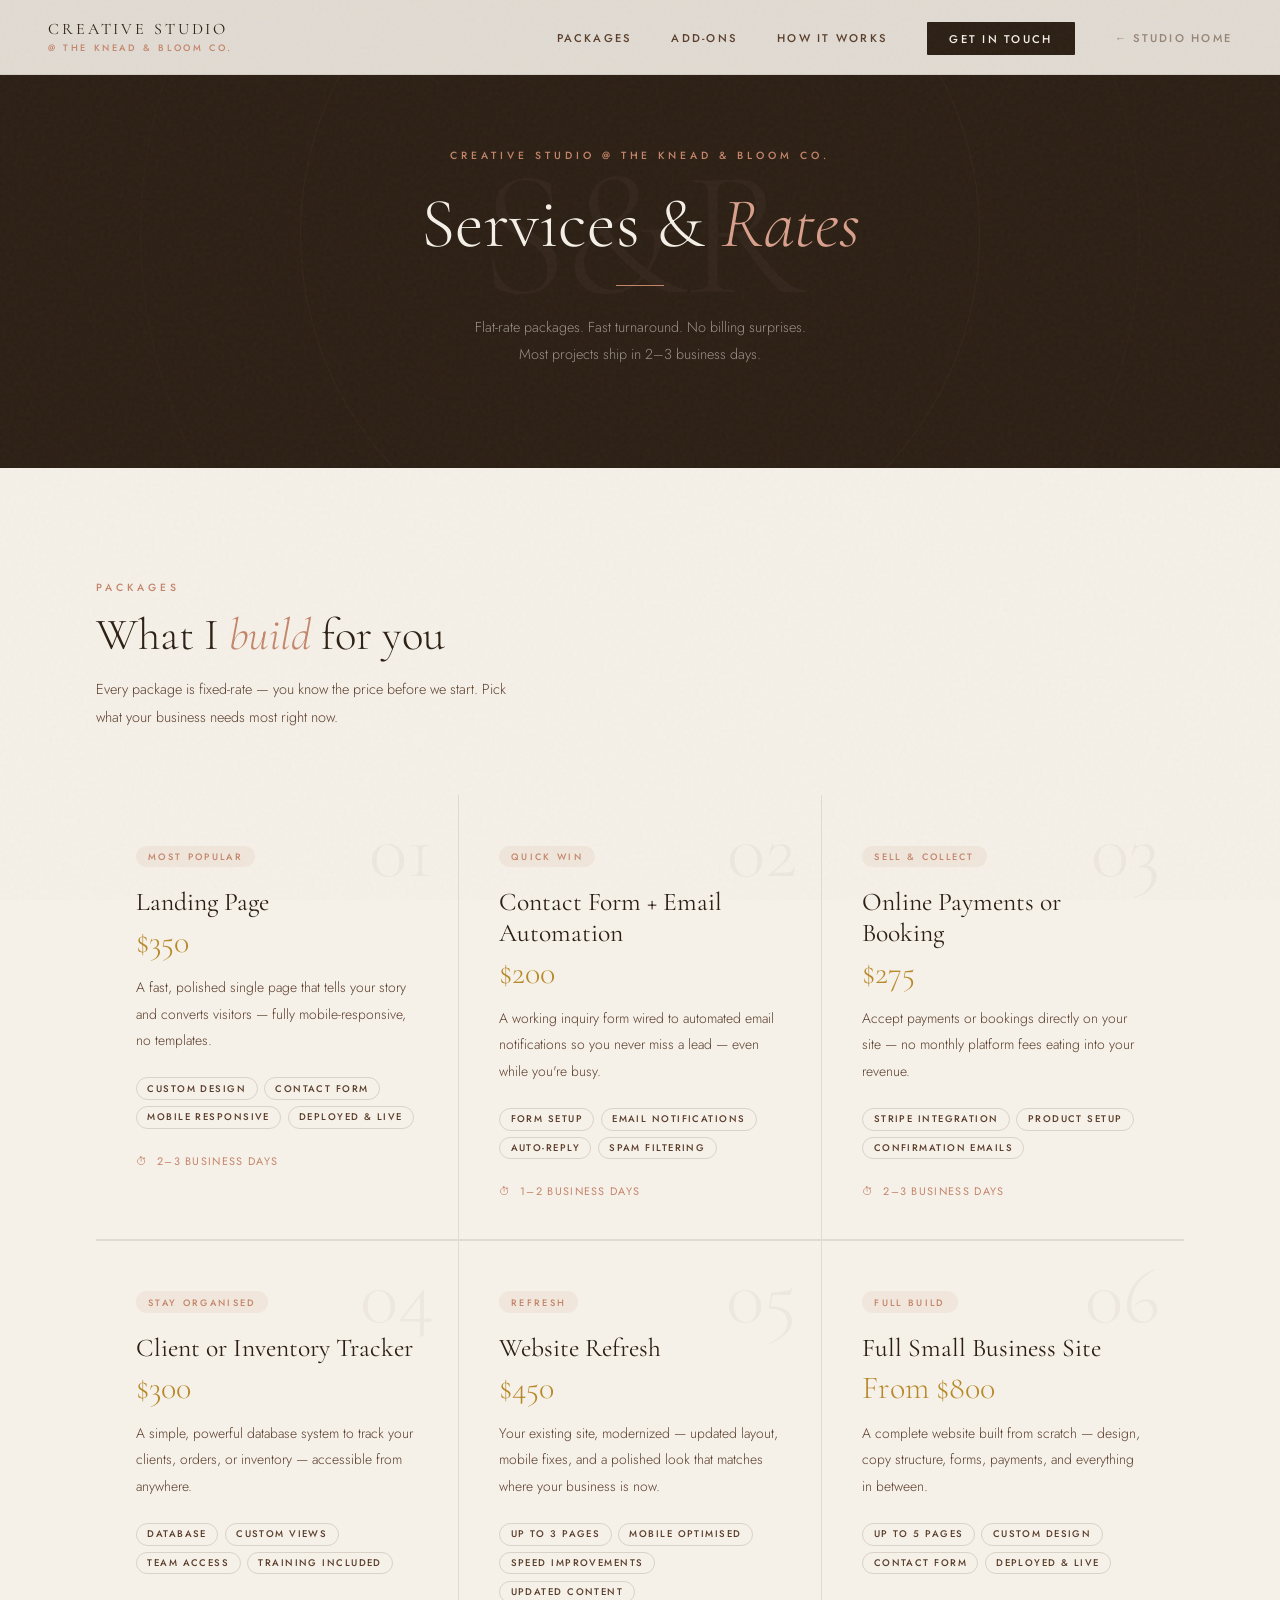
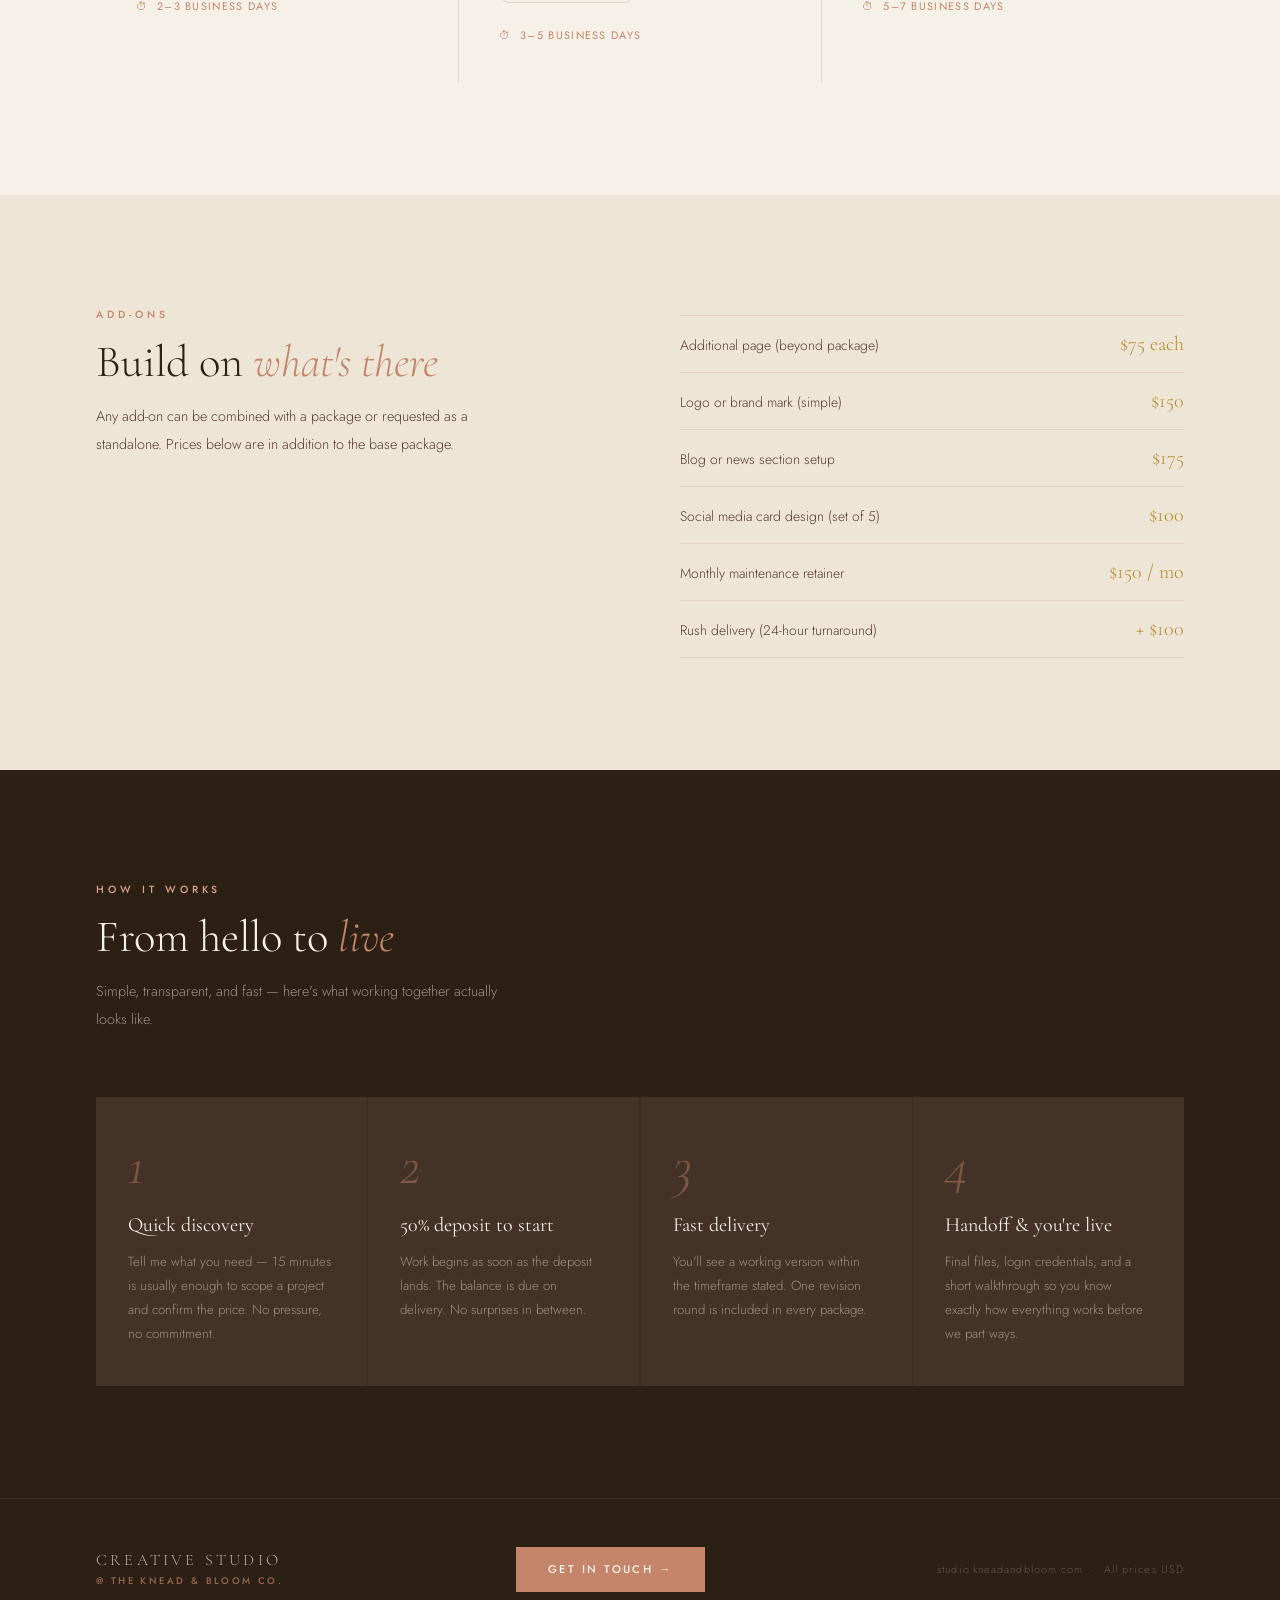
<file: rates.html>
<!DOCTYPE html>
<html lang="en">
<head>
<meta charset="UTF-8" />
<meta name="viewport" content="width=device-width, initial-scale=1.0" />
<title>Services &amp; Rates — Creative Studio @ The Knead &amp; Bloom Co.</title>
<link href="https://fonts.googleapis.com/css2?family=Cormorant+Garamond:ital,wght@0,300;0,400;0,600;1,300;1,400&family=Jost:wght@300;400;500&display=swap" rel="stylesheet" />
<link rel="stylesheet" href="/css/shared.css" />
<link rel="stylesheet" href="/css/rate-card.css" />
</head>
<body>

<!-- ── NAV ──────────────────────────────────────────────────── -->
<nav>
  <a href="https://studio.kneadandbloom.com" class="nav-brand">
    <span class="nav-wordmark">Creative Studio</span>
    <span class="nav-sub">@ The Knead &amp; Bloom Co.</span>
  </a>
  <button class="nav-toggle" aria-label="Open menu" aria-expanded="false" aria-controls="nav-links">
    <span></span>
    <span></span>
    <span></span>
  </button>
  <ul class="nav-links">
    <li><a href="#packages">Packages</a></li>
    <li><a href="#addons">Add-Ons</a></li>
    <li><a href="#how-it-works">How It Works</a></li>
    <li><a href="https://studio.kneadandbloom.com/#contact" class="nav-cta">Get in Touch</a></li>
    <li><a href="https://studio.kneadandbloom.com" class="nav-parent-link">← Studio Home</a></li>
  </ul>
</nav>

<!-- ── HERO ─────────────────────────────────────────────────── -->
<section class="hero">
  <div class="hero-monogram">S&amp;R</div>
  <div class="hero-eyebrow">Creative Studio @ The Knead &amp; Bloom Co.</div>
  <h1 class="hero-headline">Services &amp; <em>Rates</em></h1>
  <div class="hero-divider"></div>
  <p class="hero-sub">Flat-rate packages. Fast turnaround. No billing surprises.<br>Most projects ship in 2–3 business days.</p>
</section>

<!-- ── PACKAGES ─────────────────────────────────────────────── -->
<section id="packages">
  <div class="section-label reveal">Packages</div>
  <h2 class="section-title reveal">What I <em>build</em> for you</h2>
  <p class="section-intro reveal">Every package is fixed-rate — you know the price before we start. Pick what your business needs most right now.</p>

  <div class="packages-grid">

    <div class="pkg-card reveal">
      <div class="pkg-number">01</div>
      <span class="pkg-tag">Most popular</span>
      <div class="pkg-name">Landing Page</div>
      <div class="pkg-price">$350</div>
      <p class="pkg-desc">A fast, polished single page that tells your story and converts visitors — fully mobile-responsive, no templates.</p>
      <div class="pkg-pills">
        <span class="pkg-pill">Custom design</span>
        <span class="pkg-pill">Contact form</span>
        <span class="pkg-pill">Mobile responsive</span>
        <span class="pkg-pill">Deployed &amp; live</span>
      </div>
      <div class="pkg-turnaround">⏱ &nbsp;2–3 business days</div>
    </div>

    <div class="pkg-card reveal">
      <div class="pkg-number">02</div>
      <span class="pkg-tag">Quick win</span>
      <div class="pkg-name">Contact Form + Email Automation</div>
      <div class="pkg-price">$200</div>
      <p class="pkg-desc">A working inquiry form wired to automated email notifications so you never miss a lead — even while you're busy.</p>
      <div class="pkg-pills">
        <span class="pkg-pill">Form setup</span>
        <span class="pkg-pill">Email notifications</span>
        <span class="pkg-pill">Auto-reply</span>
        <span class="pkg-pill">Spam filtering</span>
      </div>
      <div class="pkg-turnaround">⏱ &nbsp;1–2 business days</div>
    </div>

    <div class="pkg-card reveal">
      <div class="pkg-number">03</div>
      <span class="pkg-tag">Sell &amp; collect</span>
      <div class="pkg-name">Online Payments or Booking</div>
      <div class="pkg-price">$275</div>
      <p class="pkg-desc">Accept payments or bookings directly on your site — no monthly platform fees eating into your revenue.</p>
      <div class="pkg-pills">
        <span class="pkg-pill">Stripe integration</span>
        <span class="pkg-pill">Product setup</span>
        <span class="pkg-pill">Confirmation emails</span>
      </div>
      <div class="pkg-turnaround">⏱ &nbsp;2–3 business days</div>
    </div>

    <div class="pkg-card reveal">
      <div class="pkg-number">04</div>
      <span class="pkg-tag">Stay organised</span>
      <div class="pkg-name">Client or Inventory Tracker</div>
      <div class="pkg-price">$300</div>
      <p class="pkg-desc">A simple, powerful database system to track your clients, orders, or inventory — accessible from anywhere.</p>
      <div class="pkg-pills">
        <span class="pkg-pill">Database</span>
        <span class="pkg-pill">Custom views</span>
        <span class="pkg-pill">Team access</span>
        <span class="pkg-pill">Training included</span>
      </div>
      <div class="pkg-turnaround">⏱ &nbsp;2–3 business days</div>
    </div>

    <div class="pkg-card reveal">
      <div class="pkg-number">05</div>
      <span class="pkg-tag">Refresh</span>
      <div class="pkg-name">Website Refresh</div>
      <div class="pkg-price">$450</div>
      <p class="pkg-desc">Your existing site, modernized — updated layout, mobile fixes, and a polished look that matches where your business is now.</p>
      <div class="pkg-pills">
        <span class="pkg-pill">Up to 3 pages</span>
        <span class="pkg-pill">Mobile optimised</span>
        <span class="pkg-pill">Speed improvements</span>
        <span class="pkg-pill">Updated content</span>
      </div>
      <div class="pkg-turnaround">⏱ &nbsp;3–5 business days</div>
    </div>

    <div class="pkg-card reveal">
      <div class="pkg-number">06</div>
      <span class="pkg-tag">Full build</span>
      <div class="pkg-name">Full Small Business Site</div>
      <div class="pkg-price">From $800</div>
      <p class="pkg-desc">A complete website built from scratch — design, copy structure, forms, payments, and everything in between.</p>
      <div class="pkg-pills">
        <span class="pkg-pill">Up to 5 pages</span>
        <span class="pkg-pill">Custom design</span>
        <span class="pkg-pill">Contact form</span>
        <span class="pkg-pill">Deployed &amp; live</span>
      </div>
      <div class="pkg-turnaround">⏱ &nbsp;5–7 business days</div>
    </div>

  </div>
</section>

<!-- ── ADD-ONS ───────────────────────────────────────────────── -->
<section id="addons">
  <div class="addons-inner">
    <div>
      <div class="section-label reveal">Add-Ons</div>
      <h2 class="section-title reveal">Build on <em>what's there</em></h2>
      <p class="section-intro reveal" style="margin-bottom:0;">Any add-on can be combined with a package or requested as a standalone. Prices below are in addition to the base package.</p>
    </div>
    <div class="addons-table reveal">
      <div class="addon-row">
        <span class="addon-name">Additional page (beyond package)</span>
        <span class="addon-price">$75 each</span>
      </div>
      <div class="addon-row">
        <span class="addon-name">Logo or brand mark (simple)</span>
        <span class="addon-price">$150</span>
      </div>
      <div class="addon-row">
        <span class="addon-name">Blog or news section setup</span>
        <span class="addon-price">$175</span>
      </div>
      <div class="addon-row">
        <span class="addon-name">Social media card design (set of 5)</span>
        <span class="addon-price">$100</span>
      </div>
      <div class="addon-row">
        <span class="addon-name">Monthly maintenance retainer</span>
        <span class="addon-price">$150 / mo</span>
      </div>
      <div class="addon-row">
        <span class="addon-name">Rush delivery (24-hour turnaround)</span>
        <span class="addon-price">+ $100</span>
      </div>
    </div>
  </div>
</section>

<!-- ── HOW IT WORKS ──────────────────────────────────────────── -->
<section id="how-it-works">
  <div class="how-header">
    <div class="section-label reveal">How It Works</div>
    <h2 class="section-title reveal">From hello to <em>live</em></h2>
    <p class="section-intro reveal">Simple, transparent, and fast — here's what working together actually looks like.</p>
  </div>

  <div class="steps-grid">
    <div class="step-card reveal">
      <div class="step-num">1</div>
      <div class="step-title">Quick discovery</div>
      <p class="step-body">Tell me what you need — 15 minutes is usually enough to scope a project and confirm the price. No pressure, no commitment.</p>
    </div>
    <div class="step-card reveal">
      <div class="step-num">2</div>
      <div class="step-title">50% deposit to start</div>
      <p class="step-body">Work begins as soon as the deposit lands. The balance is due on delivery. No surprises in between.</p>
    </div>
    <div class="step-card reveal">
      <div class="step-num">3</div>
      <div class="step-title">Fast delivery</div>
      <p class="step-body">You'll see a working version within the timeframe stated. One revision round is included in every package.</p>
    </div>
    <div class="step-card reveal">
      <div class="step-num">4</div>
      <div class="step-title">Handoff &amp; you're live</div>
      <p class="step-body">Final files, login credentials, and a short walkthrough so you know exactly how everything works before we part ways.</p>
    </div>
  </div>
</section>

<!-- ── FOOTER ────────────────────────────────────────────────── -->
<footer>
  <div class="footer-brand">
    <span class="footer-wordmark">Creative Studio</span>
    <span class="footer-sub">@ The Knead &amp; Bloom Co.</span>
  </div>
  <a href="https://studio.kneadandbloom.com/#contact" class="footer-cta">Get in Touch →</a>
  <span class="footer-copy">studio.kneadandbloom.com &nbsp;·&nbsp; All prices USD</span>
</footer>

<script>
// ── SCROLL REVEAL ─────────────────────────────────────────────
const observer = new IntersectionObserver((entries) => {
  entries.forEach(e => {
    if (e.isIntersecting) {
      e.target.classList.add('visible');
      observer.unobserve(e.target);
    }
  });
}, { threshold: 0.12 });

document.querySelectorAll('.reveal').forEach(el => observer.observe(el));
</script>

<script src="/scripts/site-scripts.js" defer></script>
</body>
</html>
</file>
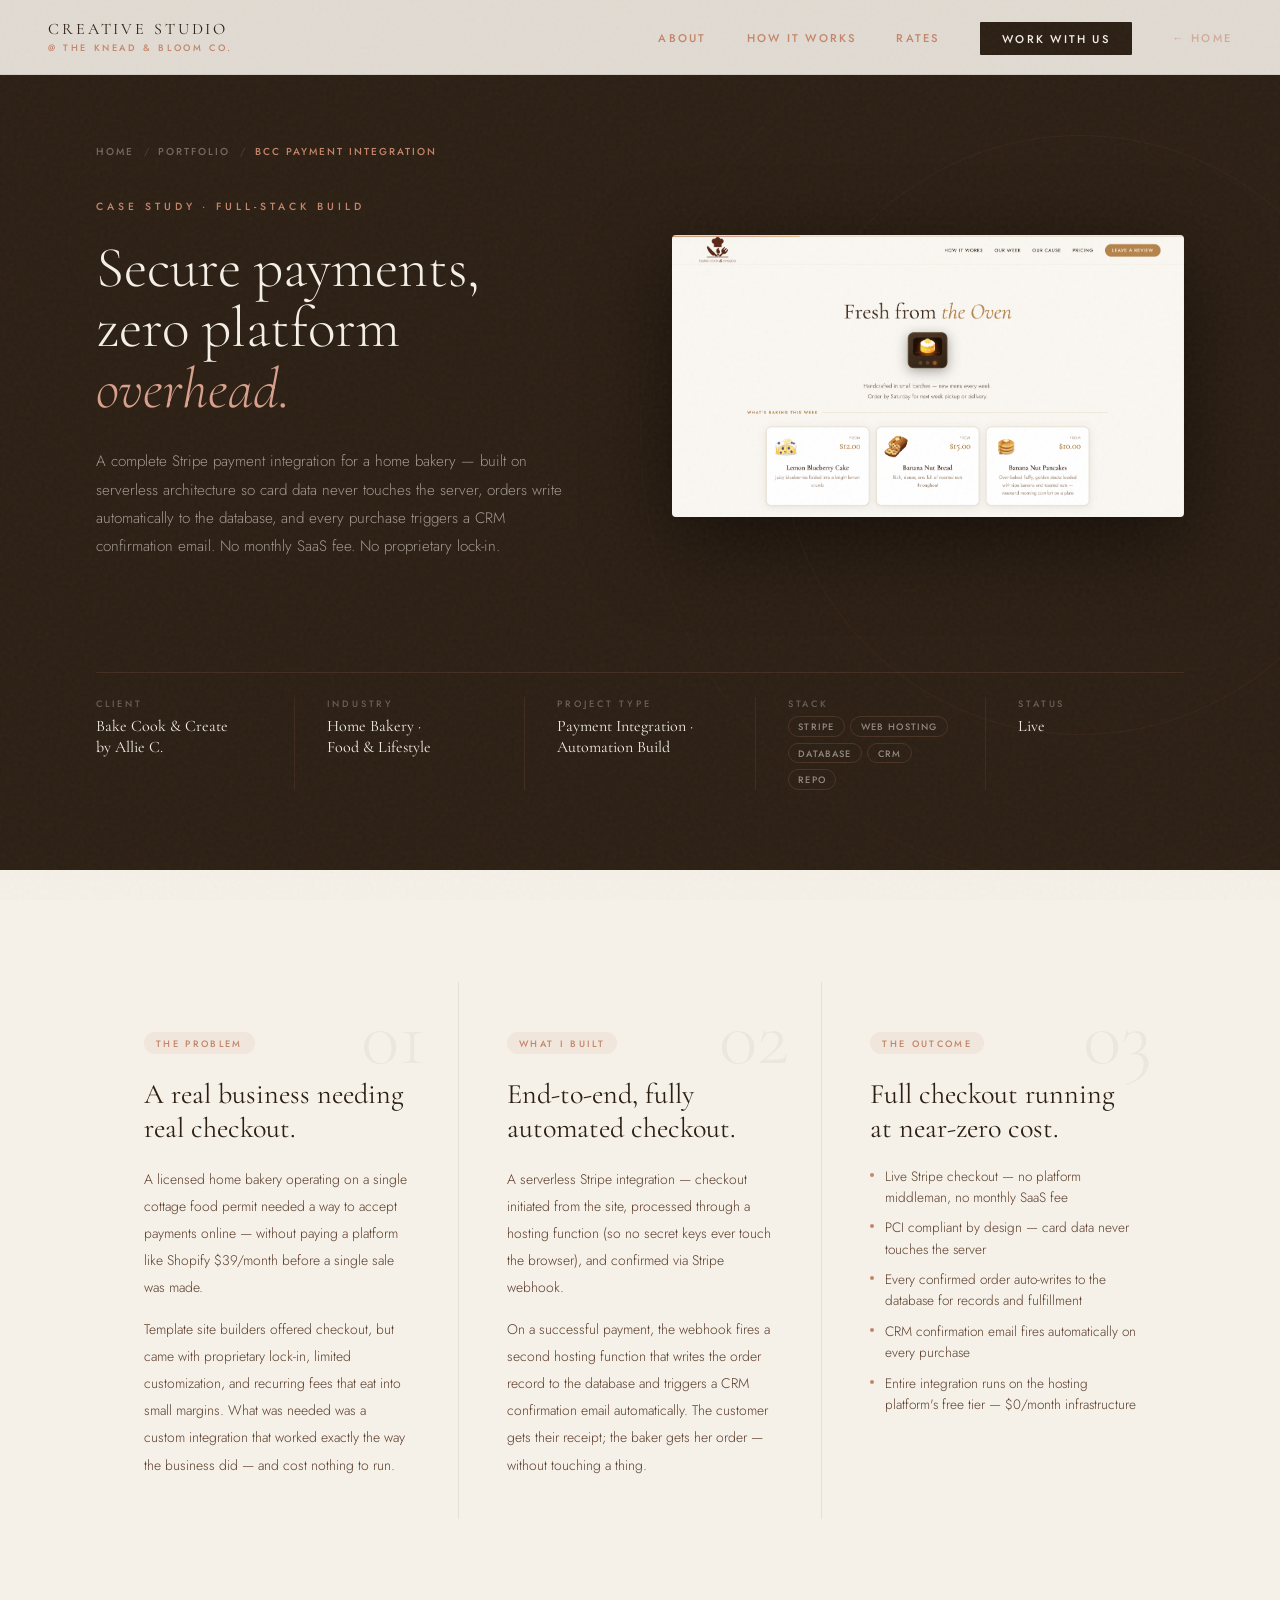
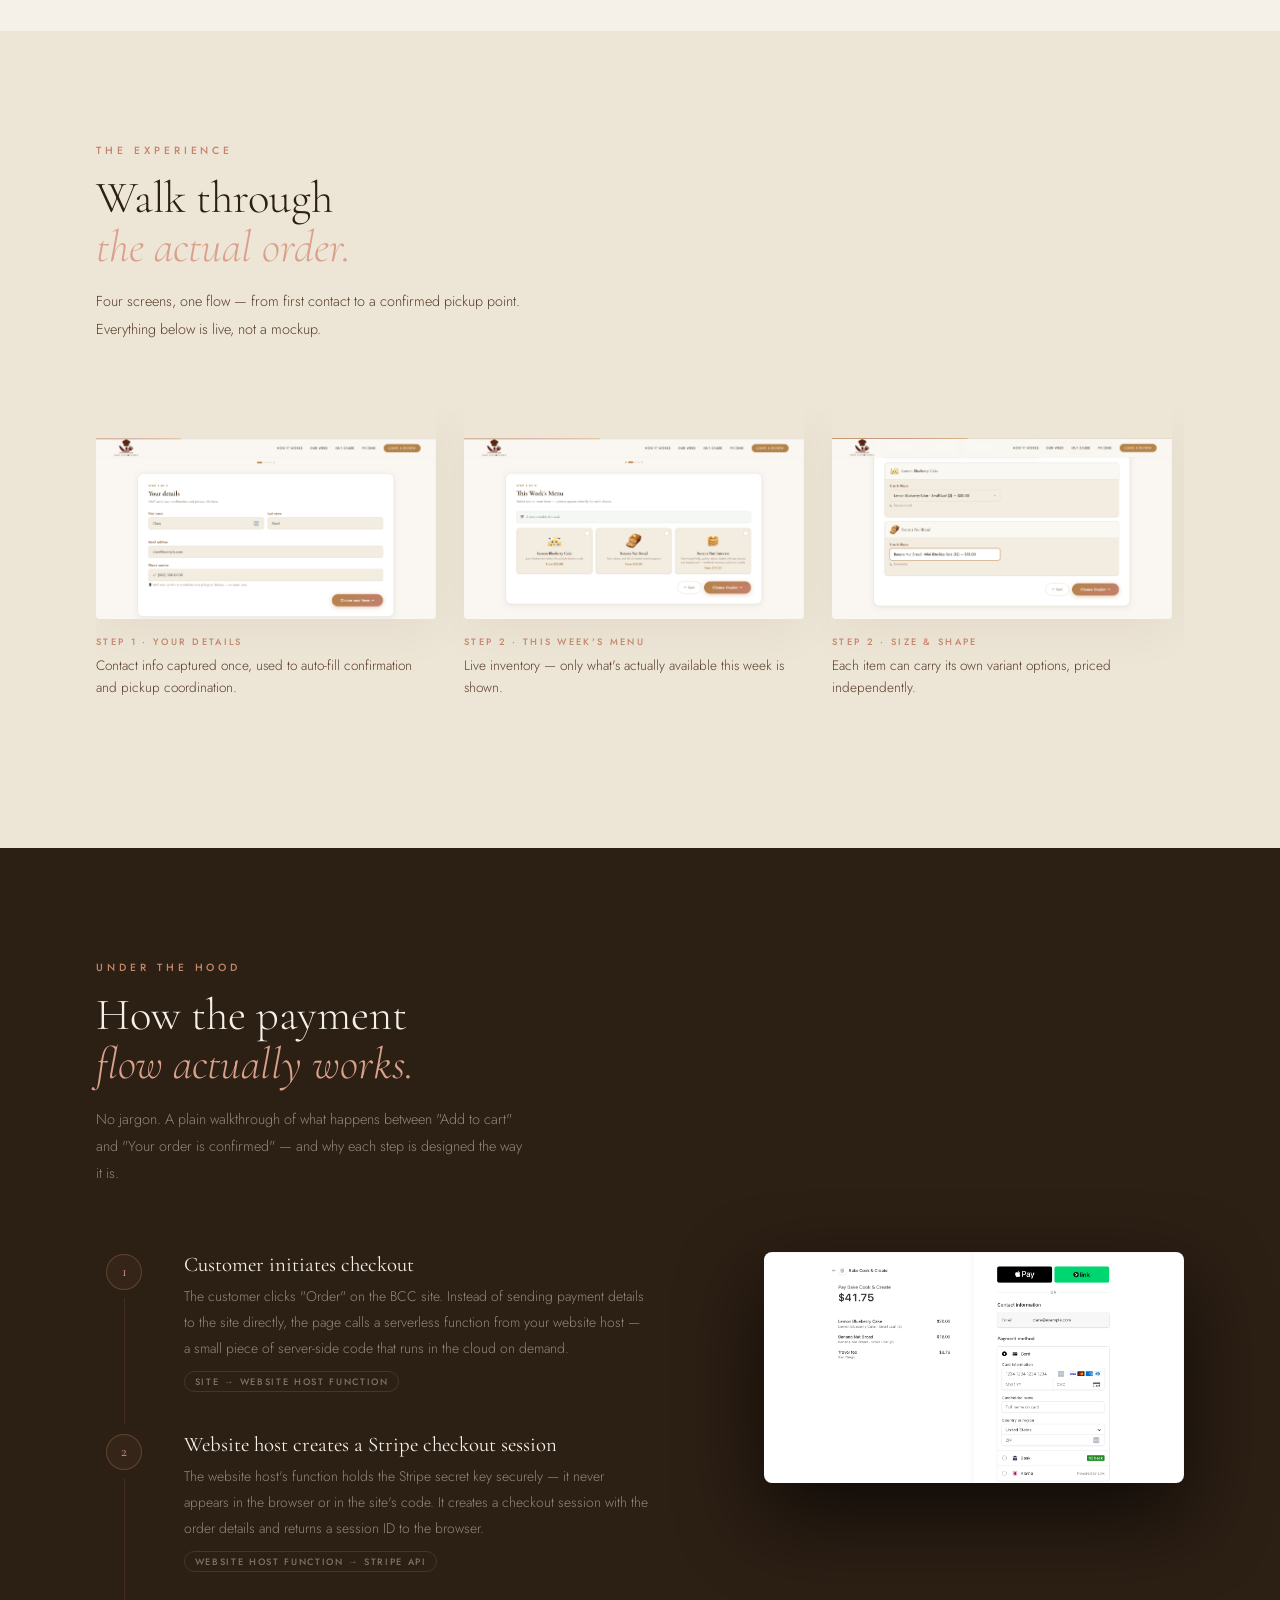
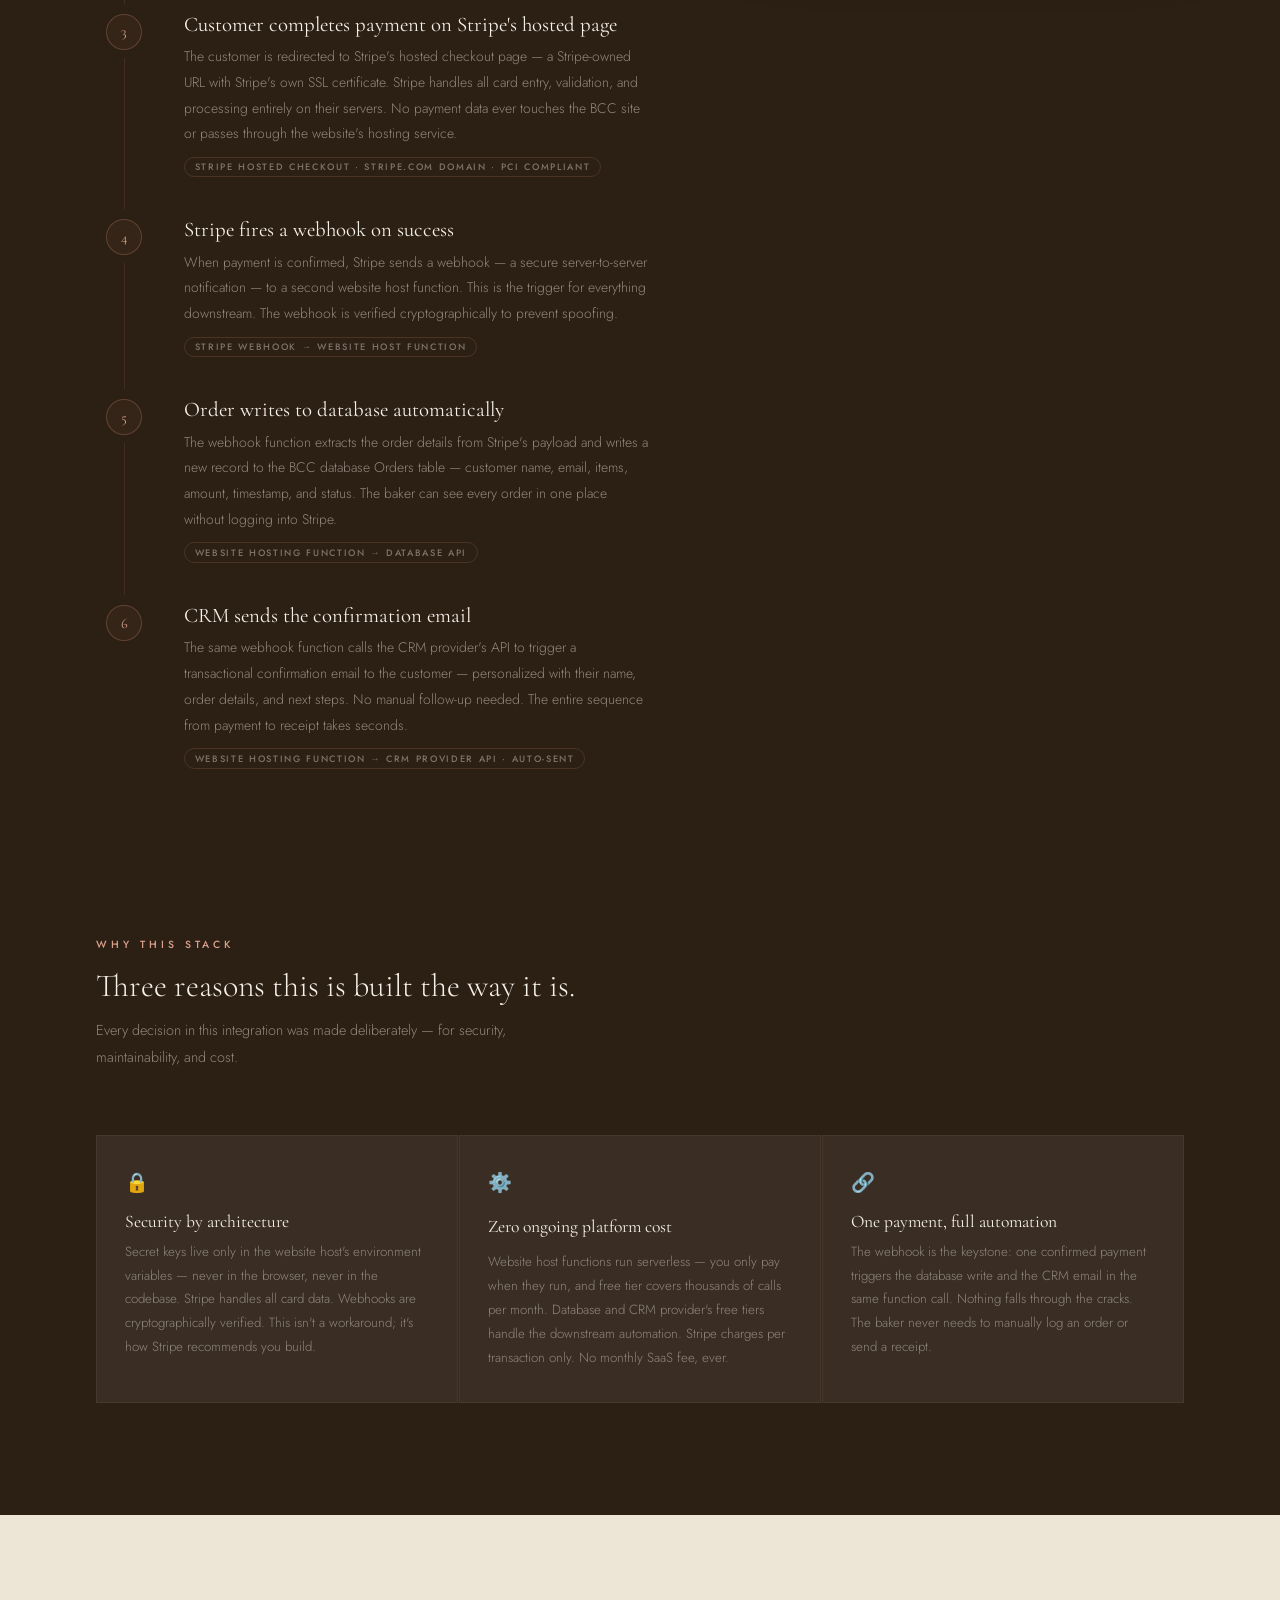
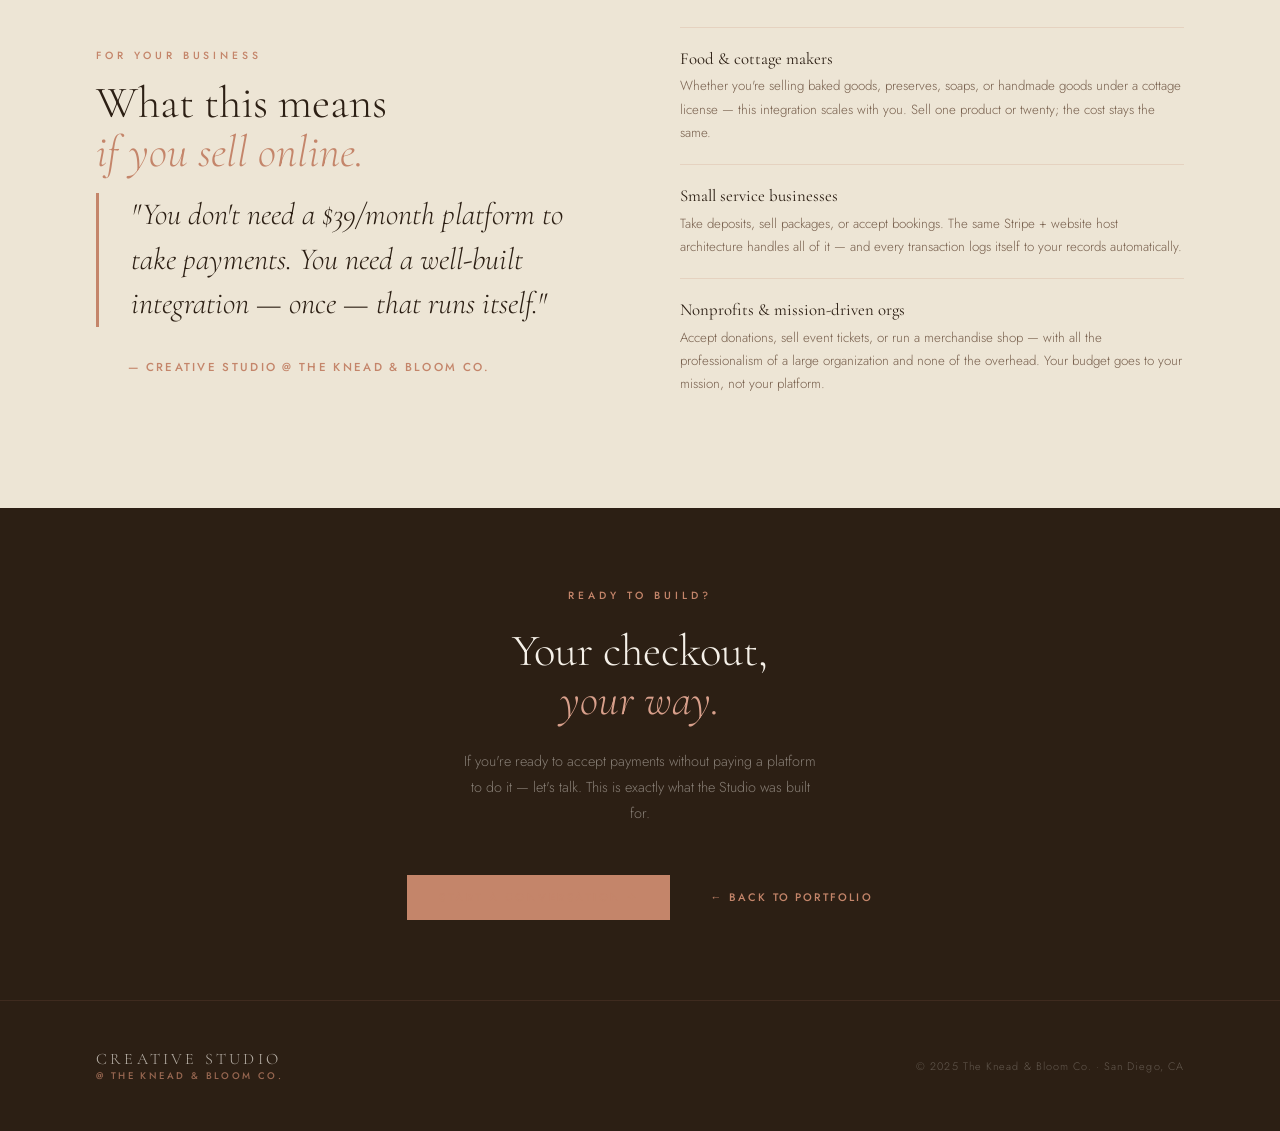
<file: work/case-studies/bcc-stripe-integration.html>
<!DOCTYPE html>
<html lang="en">
<head>
<meta charset="UTF-8" />
<meta name="viewport" content="width=device-width, initial-scale=1.0" />
<title>BCC Payment Integration · Creative Studio @ The Knead &amp; Bloom Co.</title>
<meta name="description" content="How we built a secure, end-to-end Stripe payment integration for a home bakery — with zero platform fees and full database and CRM automation." />
<link href="https://fonts.googleapis.com/css2?family=Cormorant+Garamond:ital,wght@0,300;0,400;0,600;1,300;1,400&family=Jost:wght@300;400;500&display=swap" rel="stylesheet" />
<link rel="stylesheet" href="/css/shared.css" />
<link rel="stylesheet" href="/css/case-study-styles.css" />

</head>
<body>

<!-- ── NAV ──────────────────────────────────────────────────── -->
<nav>
  <a href="/" class="nav-brand" style="text-decoration: none">
    <span class="nav-wordmark">Creative Studio</span>
    <span class="nav-sub">@ The Knead &amp; Bloom Co.</span>
  </a>
  <button class="nav-toggle" aria-label="Open menu" aria-expanded="false" aria-controls="nav-links">
    <span></span>
    <span></span>
    <span></span>
  </button>
  <ul class="nav-links" id="nav-links">
    <li><a href="/#about">About</a></li>
    <li><a href="/#how-it-works">How It Works</a></li>
    <li><a href="/rates.html">Rates</a></li>
    <li><a href="/#contact" class="nav-cta">Work With Us</a></li>
    <li>
      <a href="https://studio.kneadandbloom.com" target="_blank" class="nav-parent-link">← Home</a>
    </li>
  </ul>
</nav>


<!-- ── CASE STUDY HERO ──────────────────────────────────────── -->
<section class="cs-hero">
  <div class="cs-hero-inner">

    <!-- Left: text -->
    <div class="cs-hero-text">
    <div class="cs-breadcrumb">
      <a href="/">Home</a>
      <span class="cs-breadcrumb-sep">/</span>
      <a href="/#portfolio">Portfolio</a>
      <span class="cs-breadcrumb-sep">/</span>
      <span class="cs-breadcrumb-current">BCC Payment Integration</span>
    </div>

    <p class="cs-eyebrow">Case Study · Full-Stack Build</p>
    <h1 class="cs-headline">
      Secure payments,<br/>
      zero platform<br/>
      <em>overhead.</em>
    </h1>
    <p class="cs-summary">
      A complete Stripe payment integration for a home bakery — built on serverless architecture so card data never touches the server, orders write automatically to the database, and every purchase triggers a CRM confirmation email. No monthly SaaS fee. No proprietary lock-in.
    </p>


    </div><!-- /cs-hero-text -->
    <div class="cs-meta">
  <div class="cs-meta-item">
    <div class="cs-meta-label">Client</div>
    <div class="cs-meta-value">Bake Cook &amp; Create<br />by Allie C.</div>
  </div>
  <div class="cs-meta-item">
    <div class="cs-meta-label">Industry</div>
    <div class="cs-meta-value">Home Bakery ·<br />Food &amp; Lifestyle</div>
  </div>
  <div class="cs-meta-item">
    <div class="cs-meta-label">Project Type</div>
    <div class="cs-meta-value">Payment Integration ·<br />Automation Build</div>
  </div>
  <div class="cs-meta-item">
    <div class="cs-meta-label">Stack</div>
    <div class="cs-meta-pills">
      <span class="cs-meta-pill">Stripe</span>
      <span class="cs-meta-pill">Web Hosting</span>
      <span class="cs-meta-pill">Database</span>
      <span class="cs-meta-pill">CRM</span>
      <span class="cs-meta-pill">Repo</span>
    </div>
  </div>
  <div class="cs-meta-item">
    <div class="cs-meta-label">Status</div>
    <div class="cs-meta-value">Live</div>
  </div>
</div>


    <!-- Right: BCC order landing page -->
    <div class="cs-hero-visual">
      <img src="/assets/bcc-stripe/bcc-order-landing.png" alt="BCC order landing page — Fresh from the Oven" />
    </div>

  </div>
</section>

<!-- ── THREE-COLUMN STORY ────────────────────────────────────── -->
<section class="cs-story">
  <div class="cs-story-grid">

    <div class="cs-story-col reveal">
      <div class="cs-col-number">01</div>
      <span class="cs-col-label">The Problem</span>
      <h2 class="cs-col-heading">A real business needing real checkout.</h2>
      <div class="cs-col-body">
        <p>A licensed home bakery operating on a single cottage food permit needed a way to accept payments online — without paying a platform like Shopify $39/month before a single sale was made.</p>
        <p>Template site builders offered checkout, but came with proprietary lock-in, limited customization, and recurring fees that eat into small margins. What was needed was a custom integration that worked exactly the way the business did — and cost nothing to run.</p>
      </div>
    </div>

    <div class="cs-story-col reveal">
      <div class="cs-col-number">02</div>
      <span class="cs-col-label">What I Built</span>
      <h2 class="cs-col-heading">End-to-end, fully automated checkout.</h2>
      <div class="cs-col-body">
        <p>A serverless Stripe integration — checkout initiated from the site, processed through a hosting function (so no secret keys ever touch the browser), and confirmed via Stripe webhook.</p>
        <p>On a successful payment, the webhook fires a second hosting function that writes the order record to the database and triggers a CRM confirmation email automatically. The customer gets their receipt; the baker gets her order — without touching a thing.</p>
      </div>
    </div>

    <div class="cs-story-col reveal">
      <div class="cs-col-number">03</div>
      <span class="cs-col-label">The Outcome</span>
      <h2 class="cs-col-heading">Full checkout running at near-zero cost.</h2>
      <div class="cs-col-body">
        <ul class="cs-col-list">
          <li>Live Stripe checkout — no platform middleman, no monthly SaaS fee</li>
          <li>PCI compliant by design — card data never touches the server</li>
          <li>Every confirmed order auto-writes to the database for records and fulfillment</li>
          <li>CRM confirmation email fires automatically on every purchase</li>
          <li>Entire integration runs on the hosting platform's free tier — $0/month infrastructure</li>
          <!-- <li>[Add: orders processed, revenue to date — when ready to share]</li> -->
        </ul>
      </div>
    </div>

  </div>
</section>

<!-- ── ORDER FLOW WALKTHROUGH ─────────────────────────────────── -->
<section class="cs-walkthrough">
  <div class="cs-walkthrough-inner reveal">
    <p class="section-label">The Experience</p>
    <h2 class="section-title">Walk through<br/><em>the actual order.</em></h2>
    <p class="section-intro">Four screens, one flow — from first contact to a confirmed pickup point. Everything below is live, not a mockup.</p>

    <div class="cs-walkthrough-scroll">
      <div class="cs-walkthrough-item">
        <img src="/assets/bcc-stripe/bcc-order-step1-your-details.png" alt="Order form step 1: your details" />
        <div class="cs-walkthrough-step">Step 1 · Your Details</div>
        <div class="cs-walkthrough-caption">Contact info captured once, used to auto-fill confirmation and pickup coordination.</div>
      </div>
      <div class="cs-walkthrough-item">
        <img src="/assets/bcc-stripe/bcc-order-step2-menu-selection.png" alt="Order form step 2: this week's menu" />
        <div class="cs-walkthrough-step">Step 2 · This Week's Menu</div>
        <div class="cs-walkthrough-caption">Live inventory — only what's actually available this week is shown.</div>
      </div>
      <div class="cs-walkthrough-item">
        <img src="/assets/bcc-stripe/bcc-order-step2-size-options.png" alt="Order form step 2: size and shape options" />
        <div class="cs-walkthrough-step">Step 2 · Size &amp; Shape</div>
        <div class="cs-walkthrough-caption">Each item can carry its own variant options, priced independently.</div>
      </div>
      <div class="cs-walkthrough-item">
        <img src="/assets/bcc-stripe/bcc-order-step3-meeting-point.png" alt="Order form step 3: choose a meeting point" />
        <div class="cs-walkthrough-step">Step 3 · Meeting Point</div>
        <div class="cs-walkthrough-caption">GPS-driven pickup/delivery locations pulled from a database, each with transit info and a flat travel fee — this became its own case study (<a href="/" target="_blank">BCC Delivery &amp; Pickup</a>).</div>
      </div>
      <div class="cs-walkthrough-item">
        <img src="/assets/bcc-stripe/bcc-order-step4-review-payment.png" alt="Order form step 4: review your order and pay" />
        <div class="cs-walkthrough-step">Step 4 · Review &amp; Pay</div>
        <div class="cs-walkthrough-caption">Order, meeting point, and timeslot confirmed in one summary — then handed off to Stripe for secure payment.</div>
      </div>
    </div>
  </div>
</section>

<!-- ── TECHNICAL DEEP DIVE ───────────────────────────────────── -->
<section class="cs-technical">
  <div class="cs-technical-inner">

    <div class="reveal">
      <p class="section-label">Under the Hood</p>
      <h2 class="section-title">How the payment<br/><em>flow actually works.</em></h2>
      <p class="section-intro">No jargon. A plain walkthrough of what happens between "Add to cart" and "Your order is confirmed" — and why each step is designed the way it is.</p>
    </div>

    <div class="cs-flow-layout">
    <div class="flow-steps reveal">

      <div class="flow-step">
        <div class="flow-step-connector">
          <div class="flow-step-num">1</div>
          <div class="flow-step-line"></div>
        </div>
        <div class="flow-step-content">
          <div class="flow-step-title">Customer initiates checkout</div>
          <div class="flow-step-body">The customer clicks "Order" on the BCC site. Instead of sending payment details to the site directly, the page calls a serverless function from your website host — a small piece of server-side code that runs in the cloud on demand.</div>
          <span class="flow-step-tag">Site → Website Host Function</span>
        </div>
      </div>

      <div class="flow-step">
        <div class="flow-step-connector">
          <div class="flow-step-num">2</div>
          <div class="flow-step-line"></div>
        </div>
        <div class="flow-step-content">
          <div class="flow-step-title">Website host creates a Stripe checkout session</div>
          <div class="flow-step-body">The website host's function holds the Stripe secret key securely — it never appears in the browser or in the site's code. It creates a checkout session with the order details and returns a session ID to the browser.</div>
          <span class="flow-step-tag">Website Host Function → Stripe API</span>
        </div>
      </div>

      <div class="flow-step">
        <div class="flow-step-connector">
          <div class="flow-step-num">3</div>
          <div class="flow-step-line"></div>
        </div>
        <div class="flow-step-content">
          <div class="flow-step-title">Customer completes payment on Stripe's hosted page</div>
          <div class="flow-step-body">The customer is redirected to Stripe's hosted checkout page — a Stripe-owned URL with Stripe's own SSL certificate. Stripe handles all card entry, validation, and processing entirely on their servers. No payment data ever touches the BCC site or passes through the website's hosting service.</div>
          <span class="flow-step-tag">Stripe hosted checkout · stripe.com domain · PCI compliant</span>
        </div>
      </div>

      <div class="flow-step">
        <div class="flow-step-connector">
          <div class="flow-step-num">4</div>
          <div class="flow-step-line"></div>
        </div>
        <div class="flow-step-content">
          <div class="flow-step-title">Stripe fires a webhook on success</div>
          <div class="flow-step-body">When payment is confirmed, Stripe sends a webhook — a secure server-to-server notification — to a second website host function. This is the trigger for everything downstream. The webhook is verified cryptographically to prevent spoofing.</div>
          <span class="flow-step-tag">Stripe Webhook → Website Host Function</span>
        </div>
      </div>

      <div class="flow-step">
        <div class="flow-step-connector">
          <div class="flow-step-num">5</div>
          <div class="flow-step-line"></div>
        </div>
        <div class="flow-step-content">
          <div class="flow-step-title">Order writes to database automatically</div>
          <div class="flow-step-body">The webhook function extracts the order details from Stripe's payload and writes a new record to the BCC database Orders table — customer name, email, items, amount, timestamp, and status. The baker can see every order in one place without logging into Stripe.</div>
          <span class="flow-step-tag">Website Hosting Function → Database API</span>
        </div>
      </div>

      <div class="flow-step">
        <div class="flow-step-connector">
          <div class="flow-step-num">6</div>
          <div class="flow-step-line"></div>
        </div>
        <div class="flow-step-content">
          <div class="flow-step-title">CRM sends the confirmation email</div>
          <div class="flow-step-body">The same webhook function calls the CRM provider's API to trigger a transactional confirmation email to the customer — personalized with their name, order details, and next steps. No manual follow-up needed. The entire sequence from payment to receipt takes seconds.</div>
          <span class="flow-step-tag">Website Hosting Function → CRM Provider API · Auto-sent</span>
        </div>
      </div>
    </div><!-- /flow-steps -->

    <!-- Stripe checkout — real screenshot -->
    <div class="cs-flow-sticky reveal">
      <div class="cs-stripe-mockup">
        <img src="/assets/bcc-stripe/bcc-stripe-checkout.png" alt="Stripe hosted checkout with order summary and card entry form" style="width:100%;border-radius:8px;box-shadow:0 32px 80px rgba(0,0,0,0.65);display:block;" />
      </div>
    </div>

    </div><!-- /cs-flow-layout -->

    <div class="reveal">
      <p class="section-label" style="color:var(--blush-light);">Why This Stack</p>
      <h3 style="font-family:'Cormorant Garamond',serif; font-size:clamp(1.6rem,2.5vw,2.4rem); font-weight:300; color:var(--cream); margin-bottom:0.75rem; line-height:1.15;">Three reasons this is built the way it is.</h3>
      <p class="section-intro">Every decision in this integration was made deliberately — for security, maintainability, and cost.</p>
    </div>

    <div class="cs-why-grid reveal">
      <div class="cs-why-card">
        <span class="cs-why-icon">🔒</span>
        <div class="cs-why-title">Security by architecture</div>
        <div class="cs-why-body">Secret keys live only in the website host's environment variables — never in the browser, never in the codebase. Stripe handles all card data. Webhooks are cryptographically verified. This isn't a workaround; it's how Stripe recommends you build.</div>
      </div>
      <div class="cs-why-card">
        <span class="cs-why-icon">⚙️</span>
        <div class="cs-why-body cs-why-title" style="font-family:'Cormorant Garamond',serif; font-size:1.1rem; font-weight:400; color:var(--cream); margin-bottom:0.5rem;">Zero ongoing platform cost</div>
        <div class="cs-why-body">Website host functions run serverless — you only pay when they run, and free tier covers thousands of calls per month. Database and CRM provider's free tiers handle the downstream automation. Stripe charges per transaction only. No monthly SaaS fee, ever.</div>
      </div>
      <div class="cs-why-card">
        <span class="cs-why-icon">🔗</span>
        <div class="cs-why-title">One payment, full automation</div>
        <div class="cs-why-body">The webhook is the keystone: one confirmed payment triggers the database write and the CRM email in the same function call. Nothing falls through the cracks. The baker never needs to manually log an order or send a receipt.</div>
      </div>
    </div>

  </div>
</section>

<!-- ── WHAT THIS MEANS FOR YOU ───────────────────────────────── -->
<section class="cs-transferable">
  <div class="cs-transferable-inner">

    <div class="reveal">
      <p class="section-label">For Your Business</p>
      <h2 class="section-title" style="color:var(--brown);">What this means<br/><em style="color:var(--blush);">if you sell online.</em></h2>
      <blockquote class="cs-pull-quote">
        "You don't need a $39/month platform to take payments. You need a well-built integration — once — that runs itself."
      </blockquote>
      <p class="cs-pull-attr">— Creative Studio @ The Knead &amp; Bloom Co.</p>
    </div>

    <div class="cs-niches reveal">

      <div class="cs-niche">
        <div class="cs-niche-name">Food &amp; cottage makers</div>
        <div class="cs-niche-body">Whether you're selling baked goods, preserves, soaps, or handmade goods under a cottage license — this integration scales with you. Sell one product or twenty; the cost stays the same.</div>
      </div>

      <div class="cs-niche">
        <div class="cs-niche-name">Small service businesses</div>
        <div class="cs-niche-body">Take deposits, sell packages, or accept bookings. The same Stripe + website host architecture handles all of it — and every transaction logs itself to your records automatically.</div>
      </div>

      <div class="cs-niche">
        <div class="cs-niche-name">Nonprofits &amp; mission-driven orgs</div>
        <div class="cs-niche-body">Accept donations, sell event tickets, or run a merchandise shop — with all the professionalism of a large organization and none of the overhead. Your budget goes to your mission, not your platform.</div>
      </div>

    </div>

  </div>
</section>

<!-- ── CTA STRIP ─────────────────────────────────────────────── -->
<section class="cs-cta-strip reveal">
  <p class="cs-cta-eyebrow">Ready to build?</p>
  <h2 class="cs-cta-headline">Your checkout,<br/><em>your way.</em></h2>
  <p class="cs-cta-sub">If you're ready to accept payments without paying a platform to do it — let's talk. This is exactly what the Studio was built for.</p>
  <div class="cs-cta-actions">
    <a href="/#contact" class="cs-cta-btn">Start a conversation ✦</a>
    <a href="/#portfolio" class="cs-cta-back">← Back to portfolio</a>
  </div>
</section>

<!-- ── FOOTER ────────────────────────────────────────────────── -->
<footer>
  <div>
    <div class="footer-wordmark">Creative Studio</div>
    <div class="footer-sub">@ The Knead &amp; Bloom Co.</div>
  </div>
  <div class="footer-copy">© 2025 The Knead &amp; Bloom Co. · San Diego, CA</div>
</footer>

<script>
const observer = new IntersectionObserver(
  entries => entries.forEach(e => { if (e.isIntersecting) e.target.classList.add('visible'); }),
  { threshold: 0.12 }
);
document.querySelectorAll('.reveal').forEach(el => observer.observe(el));
</script>

<script src="/scripts/site-scripts.js" defer></script>
</body>
</html>
</file>
<file: css/shared.css>
/* ================================================================
   shared.css
   Creative Studio @ The Knead & Bloom Co.
   Shared across all studio pages.
   ================================================================ */

/* ── RESET & ROOT ───────────────────────────────────────────── */
*, *::before, *::after { box-sizing: border-box; margin: 0; padding: 0; }

:root {
  --cream:         #f5f0e8;
  --cream-dark:    #ede5d5;
  --brown:         #2c1f14;
  --brown-mid:     #5a3e2b;
  --gold:          #b8892a;
  --gold-light:    #d4a84b;
  --blush:         #c4856a;
  --blush-light:   #d9a08c;
  --sage:          #7a8c6e;
  --text:          #2c1f14;
  --grain-opacity: 0.04;

    /* transition */
  --t: .28s cubic-bezier(.4,0,.2,1);
}

html { scroll-behavior: smooth; }

body {
  font-family: 'Jost', sans-serif;
  background: var(--cream);
  color: var(--text);
  overflow-x: hidden;
}

/* ── GRAIN OVERLAY ──────────────────────────────────────────── */
body::before {
  content: '';
  position: fixed;
  inset: 0;
  background-image: url("data:image/svg+xml,%3Csvg viewBox='0 0 256 256' xmlns='http://www.w3.org/2000/svg'%3E%3Cfilter id='noise'%3E%3CfeTurbulence type='fractalNoise' baseFrequency='0.9' numOctaves='4' stitchTiles='stitch'/%3E%3C/filter%3E%3Crect width='100%25' height='100%25' filter='url(%23noise)' opacity='1'/%3E%3C/svg%3E");
  opacity: var(--grain-opacity);
  pointer-events: none;
  z-index: 9999;
}

/* ── NAV ────────────────────────────────────────────────────── */
nav {
  position: fixed;
  top: 0; left: 0; right: 0;
  z-index: 200;
  display: flex;
  align-items: center;
  justify-content: space-between;
  padding: 1.25rem 3rem;
  background: rgba(245, 240, 232, 0.9);
  backdrop-filter: blur(10px);
  border-bottom: 1px solid rgba(44, 31, 20, 0.08);
  transition: background 0.3s;
}

.nav-brand {
  display: flex;
  flex-direction: column;
  gap: 0.1rem;
  text-decoration: none;
}

.nav-wordmark {
  font-family: 'Cormorant Garamond', serif;
  font-size: 1rem;
  font-weight: 400;
  letter-spacing: 0.18em;
  text-transform: uppercase;
  color: var(--brown);
  line-height: 1.2;
}

.nav-sub {
  font-family: 'Jost', sans-serif;
  font-size: 0.58rem;
  font-weight: 500;
  letter-spacing: 0.28em;
  text-transform: uppercase;
  color: var(--blush);
}

.nav-links {
  display: flex;
  gap: 2.5rem;
  list-style: none;
  align-items: center;
}

.nav-links a {
  font-family: 'Jost', sans-serif;
  font-size: 0.7rem;
  font-weight: 500;
  letter-spacing: 0.2em;
  text-transform: uppercase;
  text-decoration: none;
  color: var(--brown-mid);
  transition: color 0.2s;
}

.nav-links a:hover { color: var(--blush); }

.nav-links .nav-cta {
  padding: 0.55rem 1.4rem;
  background: var(--brown);
  color: var(--cream);
  border-radius: 1px;
  transition: background 0.2s;
}

.nav-links .nav-cta:hover { background: var(--blush); color: var(--cream); }

.nav-parent-link {
  font-family: 'Jost', sans-serif;
  font-size: 0.62rem;
  letter-spacing: 0.18em;
  text-transform: uppercase;
  color: var(--brown-mid);
  opacity: 0.55;
  text-decoration: none;
  transition: opacity 0.2s;
}

.nav-parent-link:hover { opacity: 1; }

/* ── SECTION SHARED ─────────────────────────────────────────── */
.section-label {
  font-family: 'Jost', sans-serif;
  font-size: 0.65rem;
  font-weight: 500;
  letter-spacing: 0.38em;
  text-transform: uppercase;
  color: var(--blush);
  margin-bottom: 1rem;
}

.section-title {
  font-family: 'Cormorant Garamond', serif;
  font-size: clamp(2rem, 3.5vw, 3.5rem);
  font-weight: 300;
  line-height: 1.1;
  color: var(--brown);
  margin-bottom: 1rem;
}

.section-title em { font-style: italic; color: var(--blush); }

.section-intro {
  font-size: 0.9rem;
  font-weight: 300;
  color: var(--brown-mid);
  line-height: 1.9;
  max-width: 54ch;
  margin-bottom: 4rem;
}

/* ── SCROLL REVEAL ──────────────────────────────────────────── */
.reveal {
  opacity: 0;
  transform: translateY(28px);
  transition: opacity 0.75s ease, transform 0.75s ease;
}

.reveal.visible {
  opacity: 1;
  transform: translateY(0);
}

/* ── FOOTER ─────────────────────────────────────────────────── */
footer {
  background: var(--brown);
  border-top: 1px solid rgba(196, 133, 106, 0.12);
  padding: 3rem 6rem;
  display: flex;
  align-items: center;
  justify-content: space-between;
  flex-wrap: wrap;
  gap: 1.5rem;
}

.footer-brand {
  display: flex;
  flex-direction: column;
  gap: 0.25rem;
}

.footer-wordmark {
  font-family: 'Cormorant Garamond', serif;
  font-size: 1rem;
  font-weight: 300;
  letter-spacing: 0.2em;
  text-transform: uppercase;
  color: var(--cream);
  opacity: 0.7;
}

.footer-sub {
  font-size: 0.6rem;
  font-weight: 500;
  letter-spacing: 0.25em;
  text-transform: uppercase;
  color: var(--blush);
  opacity: 0.7;
}

.footer-copy {
  font-size: 0.68rem;
  font-weight: 300;
  letter-spacing: 0.1em;
  color: rgba(245, 240, 232, 0.28);
}

.footer-links {
  display: flex;
  gap: 2rem;
  list-style: none;
}

.footer-links a {
  font-size: 0.68rem;
  letter-spacing: 0.15em;
  text-transform: uppercase;
  color: rgba(245, 240, 232, 0.35);
  text-decoration: none;
  transition: color 0.2s;
}

.footer-links a:hover { color: var(--blush-light); }

/* ── ANIMATIONS ─────────────────────────────────────────────── */
@keyframes fadeUp {
  from { opacity: 0; transform: translateY(24px); }
  to   { opacity: 1; transform: translateY(0); }
}

@keyframes fadeIn {
  from { opacity: 0; }
  to   { opacity: 1; }
}

/* ── MOBILE — shared elements ───────────────────────────────── */
@media (max-width: 900px) {
  nav { padding: 1rem 1.5rem; }
  footer { flex-direction: column; text-align: center; padding: 2.5rem 1.5rem; }
  .footer-links { display: none; }
}

/* ── RESPONSIVE ─────────────────────────────────────────────── */
@media (max-width: 768px) {
  .nav-logo-text { display: none; }
}

.nav-toggle {
  display: none;                  /* hidden on desktop */
  flex-direction: column;
  justify-content: center;
  align-items: center;
  gap: 5px;
  width: 40px;
  height: 40px;
  background: none;
  border: none;
  cursor: pointer;
  padding: 4px;
  border-radius: 4px;
  transition: background var(--t);
  z-index: 200;
}
.nav-toggle:hover { background: rgba(181,131,74,.08); }

.nav-toggle span {
  display: block;
  width: 22px;
  height: 1.5px;
  background: var(--brown);
  border-radius: 2px;
  transition: transform .3s cubic-bezier(.4,0,.2,1),
              opacity   .3s cubic-bezier(.4,0,.2,1),
              width     .3s cubic-bezier(.4,0,.2,1);
  transform-origin: center;
}

/* Animate to X when open */
.nav-toggle.is-open span:nth-child(1) { transform: translateY(6.5px) rotate(45deg); }
.nav-toggle.is-open span:nth-child(2) { opacity: 0; width: 0; }
.nav-toggle.is-open span:nth-child(3) { transform: translateY(-6.5px) rotate(-45deg); }


@media (max-width: 900px) {
  /* Show the hamburger button */
  .nav-toggle { display: flex; }

  /* Slide-down drawer */
  .nav-links {
    position: fixed;
    top: 80px;               /* matches nav height */
    left: 0; right: 0;
    background: rgba(250,247,242,.97);
    backdrop-filter: blur(16px);
    border-bottom: 1px solid rgba(181,131,74,.18);
    flex-direction: column;
    align-items: stretch;
    gap: 0;
    padding: 1rem 0 1.5rem;
    /* hidden state */
    opacity: 0;
    transform: translateY(-8px);
    pointer-events: none;
    transition: opacity .28s cubic-bezier(.4,0,.2,1),
                transform .28s cubic-bezier(.4,0,.2,1);
  }

  /* Open state — toggled by JS adding .is-open to .nav-links */
  .nav-links.is-open {
    opacity: 1;
    transform: translateY(0);
    pointer-events: auto;
  }

  /* Each link becomes a full-width tap target */
  .nav-links li { width: 100%; }

  .nav-links a {
    display: block;
    padding: .85rem clamp(1.5rem, 6vw, 2.5rem);
    font-size: .8rem;
    letter-spacing: .12em;
    border-bottom: 1px solid rgba(181,131,74,.08);
    transition: background .2s, color .2s;
  }
  .nav-links a:hover { background: rgba(181,131,74,.06); color: var(--blush); }

  /* "Order Now" pill — full-width with margin */
  .nav-links .btn-nav {
    display: block;
    margin: 1rem clamp(1.5rem, 6vw, 2.5rem) 0;
    padding: .75rem 1.25rem;
    text-align: center;
    border-radius: 50px;
    border-bottom: none;
  }
  .nav-links .btn-nav:hover { transform: none; }
}

@media (max-width: 480px) {
  nav { padding: 0 1rem; }
  /* No more li:not(:last-child) { display: none } — drawer shows all links */
}

/* ── BODY SCROLL LOCK when menu is open ─────────────────────── */
/* Applied by JS — prevents page scrolling behind the open drawer */
body.nav-open { overflow: hidden; }
</file>
<file: css/studio-index.css>
/* ================================================================
   studio-index.css
   Creative Studio @ The Knead & Bloom Co.
   Page-specific styles for studio-index.html only.
   Requires: shared.css
   ================================================================ */


/* ── HERO ───────────────────────────────────────────────────── */
.hero {
  min-height: 100vh;
  display: grid;
  grid-template-columns: 1fr 1fr;
  position: relative;
  overflow: hidden;
}

.hero-left {
  display: flex;
  flex-direction: column;
  justify-content: center;
  padding: 8rem 4rem 5rem 6rem;
}

.hero-eyebrow {
  font-family: 'Jost', sans-serif;
  font-size: 0.65rem;
  font-weight: 500;
  letter-spacing: 0.38em;
  text-transform: uppercase;
  color: var(--blush);
  margin-bottom: 1.5rem;
  opacity: 0;
  animation: fadeUp 0.8s ease forwards 0.2s;
}

.hero-headline {
  font-family: 'Cormorant Garamond', serif;
  font-size: clamp(3rem, 4.8vw, 5.2rem);
  font-weight: 300;
  line-height: 1.05;
  color: var(--brown);
  margin-bottom: 2rem;
  opacity: 0;
  animation: fadeUp 0.8s ease forwards 0.4s;
}

.hero-headline em {
  font-style: italic;
  color: var(--blush);
}

.hero-sub {
  font-size: 0.93rem;
  font-weight: 300;
  line-height: 1.85;
  color: var(--brown-mid);
  max-width: 40ch;
  margin-bottom: 3rem;
  opacity: 0;
  animation: fadeUp 0.8s ease forwards 0.6s;
}

.hero-divider {
  width: 3rem;
  height: 1px;
  background: var(--blush);
  margin-bottom: 2rem;
  opacity: 0;
  animation: fadeUp 0.8s ease forwards 0.75s;
}

.hero-actions {
  display: flex;
  align-items: center;
  gap: 2rem;
  opacity: 0;
  animation: fadeUp 0.8s ease forwards 0.9s;
}

.hero-cta {
  display: inline-flex;
  align-items: center;
  gap: 0.75rem;
  font-size: 0.7rem;
  font-weight: 500;
  letter-spacing: 0.22em;
  text-transform: uppercase;
  color: var(--cream);
  background: var(--brown);
  text-decoration: none;
  padding: 0.9rem 2rem;
  transition: background 0.25s;
}

.hero-cta:hover { background: var(--blush); }

.hero-scroll {
  font-size: 0.68rem;
  font-weight: 400;
  letter-spacing: 0.18em;
  text-transform: uppercase;
  color: var(--brown-mid);
  text-decoration: none;
  opacity: 0.6;
  transition: opacity 0.2s;
}

.hero-scroll:hover { opacity: 1; }

.hero-right {
  background: var(--brown);
  position: relative;
  display: flex;
  align-items: center;
  justify-content: center;
  overflow: hidden;
}

.hero-right-inner {
  position: relative;
  z-index: 2;
  text-align: center;
  padding: 2rem;
}

.hero-monogram {
  font-family: 'Cormorant Garamond', serif;
  font-size: clamp(5rem, 11vw, 11rem);
  font-weight: 300;
  color: rgba(245, 240, 232, 0.06);
  line-height: 1;
  position: absolute;
  top: 50%; left: 50%;
  transform: translate(-50%, -50%);
  user-select: none;
  pointer-events: none;
  white-space: nowrap;
  letter-spacing: -0.02em;
}

.hero-badge {
  font-family: 'Cormorant Garamond', serif;
  font-size: 1rem;
  font-style: italic;
  color: var(--blush-light);
  letter-spacing: 0.06em;
  opacity: 0;
  animation: fadeIn 1.2s ease forwards 0.6s;
}

.hero-badge-large {
  display: block;
  font-family: 'Cormorant Garamond', serif;
  font-size: clamp(1.8rem, 3.2vw, 3rem);
  font-weight: 300;
  color: var(--cream);
  letter-spacing: 0.12em;
  text-transform: uppercase;
  margin: 0.5rem 0;
  opacity: 0;
  animation: fadeIn 1.2s ease forwards 0.8s;
}

.hero-ornament {
  display: block;
  font-size: 1.4rem;
  color: var(--blush);
  margin: 1.5rem auto;
  opacity: 0;
  animation: fadeIn 1.2s ease forwards 1s;
}

.hero-badge-tag {
  display: inline-block;
  font-family: 'Jost', sans-serif;
  font-size: 0.6rem;
  font-weight: 500;
  letter-spacing: 0.28em;
  text-transform: uppercase;
  color: rgba(196, 133, 106, 0.7);
  opacity: 0;
  animation: fadeIn 1.2s ease forwards 1.1s;
}

/* Decorative rings */
.hero-right::before {
  content: '';
  position: absolute;
  width: 420px; height: 420px;
  border-radius: 50%;
  border: 1px solid rgba(196, 133, 106, 0.1);
  top: 50%; left: 50%;
  transform: translate(-50%, -50%);
}

.hero-right::after {
  content: '';
  position: absolute;
  width: 640px; height: 640px;
  border-radius: 50%;
  border: 1px solid rgba(196, 133, 106, 0.05);
  top: 50%; left: 50%;
  transform: translate(-50%, -50%);
}

/* ── PORTFOLIO SECTION ──────────────────────────────────────── */
#portfolio {
  padding: 7rem 6rem;
  max-width: 1400px;
  margin: 0 auto;
}

.portfolio-grid {
  display: grid;
  grid-template-columns: repeat(3, 1fr);
  gap: 1.5px;
  background: rgba(44, 31, 20, 0.1);
}

.portfolio-card {
  background: var(--cream);
  padding: 3rem 3rem 2.5rem;
  position: relative;
  overflow: hidden;
  transition: background 0.4s ease;
  cursor: default;
}

.portfolio-card::before {
  content: '';
  position: absolute;
  bottom: 0; left: 0;
  width: 0; height: 3px;
  background: var(--blush);
  transition: width 0.5s ease;
}

.portfolio-card:hover { background: var(--cream-dark); }
.portfolio-card:hover::before { width: 100%; }

.portfolio-number {
  font-family: 'Cormorant Garamond', serif;
  font-size: 5rem;
  font-weight: 300;
  color: rgba(44, 31, 20, 0.045);
  position: absolute;
  top: 1rem; right: 2rem;
  line-height: 1;
  user-select: none;
}

.portfolio-tag {
  display: inline-block;
  font-size: 0.58rem;
  font-weight: 500;
  letter-spacing: 0.25em;
  text-transform: uppercase;
  padding: 0.28rem 0.75rem;
  border-radius: 100px;
  margin-bottom: 1.5rem;
  background: rgba(196, 133, 106, 0.1);
  color: var(--blush);
}

.portfolio-name {
  font-family: 'Cormorant Garamond', serif;
  font-size: clamp(1.5rem, 2.2vw, 2rem);
  font-weight: 400;
  line-height: 1.2;
  color: var(--brown);
  margin-bottom: 0.75rem;
}

.portfolio-desc {
  font-size: 0.87rem;
  font-weight: 300;
  line-height: 1.9;
  color: var(--brown-mid);
  margin-bottom: 2rem;
  max-width: 38ch;
}

.portfolio-meta {
  display: flex;
  flex-wrap: wrap;
  gap: 0.4rem;
  margin-bottom: 2rem;
}

.portfolio-pill {
  font-size: 0.6rem;
  font-weight: 500;
  letter-spacing: 0.15em;
  text-transform: uppercase;
  padding: 0.2rem 0.65rem;
  border: 1px solid rgba(44, 31, 20, 0.14);
  color: var(--brown-mid);
  border-radius: 100px;
}

.portfolio-link {
  display: inline-flex;
  align-items: center;
  gap: 0.6rem;
  font-size: 0.68rem;
  font-weight: 500;
  letter-spacing: 0.2em;
  text-transform: uppercase;
  text-decoration: none;
  color: var(--blush);
  transition: gap 0.3s;
}

.portfolio-link:hover { gap: 1rem; }

.portfolio-coming-soon {
  opacity: 0.5;
  background: rgba(44, 31, 20, 0.015);
}

.portfolio-coming-soon .portfolio-link {
  color: var(--brown-mid);
  pointer-events: none;
}

/* ── HOW IT WORKS / DIAGRAM SECTION ────────────────────────── */
#how-it-works {
  background: var(--brown);
  padding: 7rem 6rem;
}

.how-header {
  max-width: 1100px;
  margin: 0 auto 4rem;
}

.how-header .section-label { color: var(--blush-light); }
.how-header .section-title { color: var(--cream); }
.how-header .section-intro { color: rgba(245, 240, 232, 0.6); }

.diagram-shell {
  max-width: 1100px;
  margin: 0 auto;
  display: flex;
  gap: 2rem;
  align-items: flex-start;
}

.diagram-box {
  flex: 1 1 560px;
  background: rgba(245, 240, 232, 0.04);
  border: 1px solid rgba(184, 137, 42, 0.15);
  border-radius: 12px;
  padding: 2rem 1.5rem;
  min-width: 0;
}

.diagram-box svg { display: block; width: 100%; height: auto; }

.diagram-box .node { cursor: pointer; }
.diagram-box .node:hover rect { filter: brightness(0.94); }
.diagram-box .node.active rect { stroke-width: 2.5px !important; filter: drop-shadow(0 0 8px rgba(196,133,106,0.4)); }

.info-panel-wrap {
  flex: 0 0 290px;
  position: sticky;
  top: 6rem;
}

.info-panel {
  background: rgba(245, 240, 232, 0.05);
  border: 1px solid rgba(184, 137, 42, 0.15);
  border-radius: 12px;
  overflow: hidden;
  transition: border-color 0.2s, box-shadow 0.2s;
}

.info-panel.active {
  border-color: rgba(196, 133, 106, 0.35);
  box-shadow: 0 4px 28px rgba(0,0,0,0.25);
}

.panel-empty-dark {
  padding: 3rem 1.5rem;
  text-align: center;
}

.panel-empty-dark p {
  font-size: 0.83rem;
  font-weight: 300;
  line-height: 1.7;
  color: rgba(245, 240, 232, 0.35);
}

.panel-empty-dark svg { opacity: 0.15; margin: 0 auto 1rem; display: block; }

.dp-header {
  padding: 1.25rem 1.5rem 1rem;
  border-bottom: 1px solid rgba(184, 137, 42, 0.12);
  display: flex;
  align-items: center;
  gap: 0.85rem;
}

.dp-icon {
  width: 34px; height: 34px;
  border-radius: 8px;
  display: flex; align-items: center; justify-content: center;
  font-size: 16px;
  flex-shrink: 0;
}

.dp-title {
  font-family: 'Cormorant Garamond', serif;
  font-size: 1.05rem;
  font-weight: 400;
  color: var(--cream);
  line-height: 1.2;
}

.dp-sub {
  font-size: 0.72rem;
  font-weight: 300;
  color: rgba(245, 240, 232, 0.45);
  margin-top: 2px;
}

.dp-body {
  padding: 1.1rem 1.5rem 1.5rem;
}

.dp-body p {
  font-size: 0.85rem;
  font-weight: 300;
  line-height: 1.75;
  color: rgba(245, 240, 232, 0.55);
}

.dp-body ul {
  list-style: none;
  margin-top: 0.9rem;
  display: flex;
  flex-direction: column;
  gap: 0.6rem;
}

.dp-body li {
  display: flex;
  align-items: flex-start;
  gap: 0.6rem;
  font-size: 0.82rem;
  color: rgba(245, 240, 232, 0.75);
  line-height: 1.5;
}

.dp-body li::before {
  content: '';
  width: 5px; height: 5px;
  border-radius: 50%;
  background: var(--blush);
  margin-top: 6px;
  flex-shrink: 0;
}

.dp-badge {
  display: inline-block;
  font-size: 0.65rem;
  font-weight: 500;
  padding: 0.2rem 0.7rem;
  border-radius: 100px;
  margin-top: 1rem;
  letter-spacing: 0.06em;
  text-transform: uppercase;
}

/* ── ABOUT STRIP ────────────────────────────────────────────── */
.about-strip {
  background: var(--cream-dark);
  padding: 6rem;
  display: grid;
  grid-template-columns: 1fr 1fr;
  gap: 5rem;
  align-items: center;
}

.about-strip .section-label { color: var(--blush); }

.about-body {
  font-size: 0.9rem;
  font-weight: 300;
  line-height: 1.95;
  color: var(--brown-mid);
  margin-bottom: 1.5rem;
}

.about-signature {
  font-family: 'Cormorant Garamond', serif;
  font-size: 1.3rem;
  font-style: italic;
  color: var(--blush);
  margin-top: 1.5rem;
}

.about-stats {
  display: grid;
  grid-template-columns: 1fr 1fr;
  gap: 2.5rem;
}

.stat {
  border-top: 1px solid rgba(196, 133, 106, 0.3);
  padding-top: 1.5rem;
}

.stat-num {
  font-family: 'Cormorant Garamond', serif;
  font-size: 3rem;
  font-weight: 300;
  color: var(--blush);
  line-height: 1;
  margin-bottom: 0.5rem;
}

.stat-label {
  font-size: 0.7rem;
  font-weight: 400;
  letter-spacing: 0.12em;
  text-transform: uppercase;
  color: var(--brown-mid);
  opacity: 0.65;
}

/* ── CONTACT ────────────────────────────────────────────────── */
#contact {
  background: var(--cream);
  padding: 7rem 6rem;
}

.contact-inner {
  max-width: 680px;
  margin: 0 auto;
  text-align: center;
}

.contact-intro {
  font-size: 0.9rem;
  font-weight: 300;
  line-height: 1.9;
  color: var(--brown-mid);
  margin-bottom: 3rem;
}

.contact-form {
  display: flex;
  flex-direction: column;
  gap: 1rem;
  text-align: left;
}

.contact-row {
  display: grid;
  grid-template-columns: 1fr 1fr;
  gap: 1rem;
}

.contact-field {
  display: flex;
  flex-direction: column;
  gap: 0.4rem;
}

.contact-field label {
  font-size: 0.63rem;
  font-weight: 500;
  letter-spacing: 0.22em;
  text-transform: uppercase;
  color: var(--brown-mid);
}

.contact-field input,
.contact-field select,
.contact-field textarea {
  font-family: 'Jost', sans-serif;
  font-size: 0.88rem;
  font-weight: 300;
  color: var(--brown);
  background: var(--cream-dark);
  border: 1px solid rgba(44, 31, 20, 0.14);
  border-radius: 2px;
  padding: 0.8rem 1rem;
  outline: none;
  transition: border-color 0.2s;
  width: 100%;
  appearance: none;
}

.contact-field input:focus,
.contact-field select:focus,
.contact-field textarea:focus { border-color: var(--blush); }

.contact-field textarea {
  resize: vertical;
  min-height: 120px;
}

.contact-submit {
  display: inline-flex;
  align-items: center;
  justify-content: center;
  gap: 0.75rem;
  font-family: 'Jost', sans-serif;
  font-size: 0.7rem;
  font-weight: 500;
  letter-spacing: 0.25em;
  text-transform: uppercase;
  color: var(--cream);
  background: var(--brown);
  border: none;
  padding: 1rem 2.5rem;
  cursor: pointer;
  transition: background 0.25s;
  margin-top: 0.5rem;
  align-self: flex-start;
}

.contact-submit:hover { background: var(--blush); }

.contact-note {
  font-size: 0.7rem;
  font-weight: 300;
  color: var(--brown-mid);
  opacity: 0.55;
  margin-top: 1rem;
  text-align: center;
}

#contactSuccess { text-align: center; padding: 3rem 2rem; }

.success-ornament {
  font-size: 2rem;
  color: var(--blush);
  margin-bottom: 1.25rem;
  display: block;
}

.success-eyebrow {
  font-size: 0.65rem;
  font-weight: 500;
  letter-spacing: 0.35em;
  text-transform: uppercase;
  color: var(--blush);
  margin-bottom: 1rem;
}

.success-heading {
  font-family: 'Cormorant Garamond', serif;
  font-size: clamp(2.2rem, 4vw, 3.4rem);
  font-weight: 300;
  line-height: 1.1;
  color: var(--brown);
  margin-bottom: 1.5rem;
}

.success-heading em { font-style: italic; color: var(--blush); }

.success-body {
  font-size: 0.9rem;
  font-weight: 300;
  line-height: 1.9;
  color: var(--brown-mid);
  max-width: 48ch;
  margin: 0 auto 2rem;
}

.success-body strong { font-weight: 500; color: var(--brown); }

.success-divider {
  width: 2.5rem;
  height: 1px;
  background: var(--blush);
  margin: 0 auto 1.5rem;
}

.success-footer {
  font-size: 0.82rem;
  font-weight: 300;
  color: var(--brown-mid);
  line-height: 1.7;
  margin-bottom: 2rem;
}

.success-footer a { color: var(--blush); text-decoration: none; }

.success-back {
  display: inline-flex;
  align-items: center;
  gap: 0.5rem;
  font-size: 0.68rem;
  font-weight: 500;
  letter-spacing: 0.2em;
  text-transform: uppercase;
  color: var(--brown-mid);
  text-decoration: none;
  transition: color 0.2s;
}

.success-back:hover { color: var(--blush); }

#contactError .contact-intro a { color: var(--blush); }

/* ── MOBILE ─────────────────────────────────────────────────── */
@media (max-width: 900px) {
  .hero { grid-template-columns: 1fr; min-height: auto; }
  .hero-left { padding: 7rem 2rem 3rem; }
  .hero-right { min-height: 260px; }

  #portfolio { padding: 4rem 1.5rem; }
  .portfolio-grid { grid-template-columns: 1fr; }
  .portfolio-card { padding: 2.5rem 2rem; }

  #how-it-works { padding: 4rem 1.5rem; }
  .diagram-shell { flex-direction: column; }
  .info-panel-wrap { position: static; flex: 1 1 auto; width: 100%; }

  .about-strip { grid-template-columns: 1fr; padding: 4rem 1.5rem; gap: 3rem; }
  .about-stats { gap: 2rem; }

  #contact { padding: 4rem 1.5rem; }
  .contact-row { grid-template-columns: 1fr; }
}
</file>
<file: css/rate-card.css>
/* ================================================================
   rate-card.css
   Creative Studio @ The Knead & Bloom Co.
   Page-specific styles for rate-card.html only.
   Requires: shared.css
   ================================================================ */

/* ── HERO ───────────────────────────────────────────────────── */
.hero {
  min-height: 52vh;
  background: var(--brown);
  display: flex;
  flex-direction: column;
  align-items: center;
  justify-content: center;
  text-align: center;
  padding: 9rem 3rem 6rem;
  position: relative;
  overflow: hidden;
}

.hero::before {
  content: '';
  position: absolute;
  width: 680px; height: 680px;
  border-radius: 50%;
  border: 1px solid rgba(196, 133, 106, 0.07);
  top: 50%; left: 50%;
  transform: translate(-50%, -50%);
  pointer-events: none;
}

.hero::after {
  content: '';
  position: absolute;
  width: 1000px; height: 1000px;
  border-radius: 50%;
  border: 1px solid rgba(196, 133, 106, 0.035);
  top: 50%; left: 50%;
  transform: translate(-50%, -50%);
  pointer-events: none;
}

.hero-monogram {
  font-family: 'Cormorant Garamond', serif;
  font-size: clamp(6rem, 14vw, 14rem);
  font-weight: 300;
  color: rgba(245, 240, 232, 0.035);
  position: absolute;
  top: 50%; left: 50%;
  transform: translate(-50%, -50%);
  user-select: none;
  pointer-events: none;
  white-space: nowrap;
  letter-spacing: -0.02em;
  z-index: 0;
}

.hero-eyebrow {
  font-family: 'Jost', sans-serif;
  font-size: 0.65rem;
  font-weight: 500;
  letter-spacing: 0.38em;
  text-transform: uppercase;
  color: var(--blush);
  margin-bottom: 1.5rem;
  position: relative; z-index: 1;
  opacity: 0;
  animation: fadeUp 0.8s ease forwards 0.2s;
}

.hero-headline {
  font-family: 'Cormorant Garamond', serif;
  font-size: clamp(3rem, 5.5vw, 5.2rem);
  font-weight: 300;
  line-height: 1.05;
  color: var(--cream);
  margin-bottom: 1.5rem;
  position: relative; z-index: 1;
  opacity: 0;
  animation: fadeUp 0.8s ease forwards 0.4s;
}

.hero-headline em {
  font-style: italic;
  color: var(--blush-light);
}

.hero-divider {
  width: 3rem;
  height: 1px;
  background: var(--blush);
  margin: 0 auto 1.75rem;
  position: relative; z-index: 1;
  opacity: 0;
  animation: fadeUp 0.8s ease forwards 0.55s;
}

.hero-sub {
  font-size: 0.9rem;
  font-weight: 300;
  line-height: 1.85;
  color: rgba(245, 240, 232, 0.55);
  max-width: 50ch;
  position: relative; z-index: 1;
  opacity: 0;
  animation: fadeUp 0.8s ease forwards 0.7s;
}

/* ── PACKAGES SECTION ───────────────────────────────────────── */
#packages {
  padding: 7rem 6rem;
  max-width: 1400px;
  margin: 0 auto;
}

.packages-grid {
  display: grid;
  grid-template-columns: repeat(3, 1fr);
  gap: 1.5px;
  background: rgba(44, 31, 20, 0.1);
}

.pkg-card {
  background: var(--cream);
  padding: 3rem 2.5rem 2.5rem;
  position: relative;
  overflow: hidden;
  transition: background 0.4s ease;
}

.pkg-card::before {
  content: '';
  position: absolute;
  bottom: 0; left: 0;
  width: 0; height: 3px;
  background: var(--blush);
  transition: width 0.5s ease;
}

.pkg-card:hover { background: var(--cream-dark); }
.pkg-card:hover::before { width: 100%; }

.pkg-number {
  font-family: 'Cormorant Garamond', serif;
  font-size: 5rem;
  font-weight: 300;
  color: rgba(44, 31, 20, 0.04);
  position: absolute;
  top: 1rem; right: 1.5rem;
  line-height: 1;
  user-select: none;
}

.pkg-tag {
  display: inline-block;
  font-size: 0.58rem;
  font-weight: 500;
  letter-spacing: 0.25em;
  text-transform: uppercase;
  padding: 0.28rem 0.75rem;
  border-radius: 100px;
  margin-bottom: 1.25rem;
  background: rgba(196, 133, 106, 0.1);
  color: var(--blush);
}

.pkg-name {
  font-family: 'Cormorant Garamond', serif;
  font-size: clamp(1.4rem, 2vw, 1.9rem);
  font-weight: 400;
  line-height: 1.2;
  color: var(--brown);
  margin-bottom: 0.5rem;
}

.pkg-price {
  font-family: 'Cormorant Garamond', serif;
  font-size: clamp(1.6rem, 2.5vw, 2.4rem);
  font-weight: 300;
  color: var(--gold);
  margin-bottom: 1rem;
  line-height: 1;
}

.pkg-desc {
  font-size: 0.87rem;
  font-weight: 300;
  line-height: 1.9;
  color: var(--brown-mid);
  margin-bottom: 1.5rem;
  max-width: 36ch;
}

.pkg-pills {
  display: flex;
  flex-wrap: wrap;
  gap: 0.4rem;
  margin-bottom: 1.5rem;
}

.pkg-pill {
  font-size: 0.6rem;
  font-weight: 500;
  letter-spacing: 0.15em;
  text-transform: uppercase;
  padding: 0.2rem 0.65rem;
  border: 1px solid rgba(44, 31, 20, 0.14);
  color: var(--brown-mid);
  border-radius: 100px;
}

.pkg-turnaround {
  font-size: 0.68rem;
  font-weight: 400;
  letter-spacing: 0.12em;
  text-transform: uppercase;
  color: var(--blush);
  display: flex;
  align-items: center;
  gap: 0.4rem;
}

/* ── ADD-ONS SECTION ────────────────────────────────────────── */
#addons {
  background: var(--cream-dark);
  padding: 7rem 6rem;
}

.addons-inner {
  max-width: 1100px;
  margin: 0 auto;
  display: grid;
  grid-template-columns: 1fr 1fr;
  gap: 5rem;
  align-items: start;
}

.addons-table {
  display: flex;
  flex-direction: column;
  gap: 0;
  margin-top: 0.5rem;
}

.addon-row {
  display: grid;
  grid-template-columns: 1fr auto;
  gap: 1rem;
  align-items: baseline;
  padding: 1rem 0;
  border-bottom: 1px solid rgba(196, 133, 106, 0.2);
}

.addon-row:first-child { border-top: 1px solid rgba(196, 133, 106, 0.2); }

.addon-name {
  font-size: 0.87rem;
  font-weight: 300;
  color: var(--brown-mid);
  line-height: 1.5;
}

.addon-price {
  font-family: 'Cormorant Garamond', serif;
  font-size: 1.25rem;
  font-weight: 300;
  color: var(--gold);
  white-space: nowrap;
  text-align: right;
}

/* ── HOW IT WORKS SECTION ───────────────────────────────────── */
#how-it-works {
  background: var(--brown);
  padding: 7rem 6rem;
}

.how-header {
  max-width: 1100px;
  margin: 0 auto 4rem;
}

.how-header .section-label { color: var(--blush-light); }
.how-header .section-title { color: var(--cream); }
.how-header .section-intro { color: rgba(245, 240, 232, 0.55); }

.steps-grid {
  max-width: 1100px;
  margin: 0 auto;
  display: grid;
  grid-template-columns: repeat(4, 1fr);
  gap: 1.5px;
  background: rgba(196, 133, 106, 0.1);
}

.step-card {
  background: rgba(245, 240, 232, 0.035);
  padding: 2.5rem 2rem;
  transition: background 0.3s;
}

.step-card:hover { background: rgba(245, 240, 232, 0.055); }

.step-num {
  font-family: 'Cormorant Garamond', serif;
  font-size: 3.5rem;
  font-weight: 300;
  font-style: italic;
  color: var(--blush);
  opacity: 0.45;
  line-height: 1;
  margin-bottom: 1.25rem;
}

.step-title {
  font-family: 'Cormorant Garamond', serif;
  font-size: 1.25rem;
  font-weight: 400;
  color: var(--cream);
  margin-bottom: 0.75rem;
  line-height: 1.25;
}

.step-body {
  font-size: 0.83rem;
  font-weight: 300;
  line-height: 1.8;
  color: rgba(245, 240, 232, 0.5);
}

/* ── FOOTER CTA (rate-card variant) ────────────────────────── */
.footer-cta {
  display: inline-flex;
  align-items: center;
  gap: 0.75rem;
  font-size: 0.7rem;
  font-weight: 500;
  letter-spacing: 0.22em;
  text-transform: uppercase;
  color: var(--cream);
  background: var(--blush);
  text-decoration: none;
  padding: 0.9rem 2rem;
  transition: background 0.25s;
}

.footer-cta:hover { background: var(--gold); }

/* ── MOBILE ─────────────────────────────────────────────────── */
@media (max-width: 900px) {
  .hero { padding: 7rem 2rem 4rem; }

  #packages { padding: 4rem 1.5rem; }
  .packages-grid { grid-template-columns: 1fr; }
  .pkg-card { padding: 2.5rem 2rem; }

  #addons { padding: 4rem 1.5rem; }
  .addons-inner { grid-template-columns: 1fr; gap: 3rem; }

  #how-it-works { padding: 4rem 1.5rem; }
  .steps-grid { grid-template-columns: 1fr 1fr; }
}

@media (max-width: 540px) {
  .steps-grid { grid-template-columns: 1fr; }
}
</file>
<file: css/case-study-styles.css>
/* ── RESET & ROOT ───────────────────────────────────────────── */
*, *::before, *::after { box-sizing: border-box; margin: 0; padding: 0; }

:root {
  --cream:      #f5f0e8;
  --cream-dark: #ede5d5;
  --brown:      #2c1f14;
  --brown-mid:  #5a3e2b;
  --gold:       #b8892a;
  --gold-light: #d4a84b;
  --blush:      #c4856a;
  --blush-light:#d9a08c;
  --sage:       #7a8c6e;
  --text:       #2c1f14;
  --grain-opacity: 0.04;
}

html { scroll-behavior: smooth; }

body {
  font-family: 'Jost', sans-serif;
  background: var(--cream);
  color: var(--text);
  overflow-x: hidden;
}

body::before {
  content: '';
  position: fixed;
  inset: 0;
  background-image: url("data:image/svg+xml,%3Csvg viewBox='0 0 256 256' xmlns='http://www.w3.org/2000/svg'%3E%3Cfilter id='noise'%3E%3CfeTurbulence type='fractalNoise' baseFrequency='0.9' numOctaves='4' stitchTiles='stitch'/%3E%3C/filter%3E%3Crect width='100%25' height='100%25' filter='url(%23noise)' opacity='1'/%3E%3C/svg%3E");
  opacity: var(--grain-opacity);
  pointer-events: none;
  z-index: 9999;
}

a:link {
  color: var(--blush);
}


/* ── SCROLL REVEAL ──────────────────────────────────────────── */
.reveal {
  opacity: 0;
  transform: translateY(28px);
  transition: opacity 0.75s ease, transform 0.75s ease;
}
.reveal.visible { opacity: 1; transform: translateY(0); }

/* ── CASE STUDY HERO ────────────────────────────────────────── */
.cs-hero {
  background: var(--brown);
  padding: 9rem 6rem 5rem;
  position: relative;
  overflow: hidden;
}

.cs-hero::before {
  content: '';
  position: absolute;
  width: 600px; height: 600px;
  border-radius: 50%;
  border: 1px solid rgba(196, 133, 106, 0.07);
  top: 50%; right: -100px;
  transform: translateY(-50%);
  pointer-events: none;
}

.cs-hero::after {
  content: '';
  position: absolute;
  width: 900px; height: 900px;
  border-radius: 50%;
  border: 1px solid rgba(196, 133, 106, 0.04);
  top: 50%; right: -260px;
  transform: translateY(-50%);
  pointer-events: none;
}

.cs-hero-inner {
  max-width: 1200px;
  margin: 0 auto;
  position: relative;
  z-index: 2;
  display: grid;
  grid-template-columns: 1fr 1fr;
  gap: 4rem;
  align-items: center;
}

.cs-hero-text { min-width: 0; }

.cs-hero-visual {
  opacity: 0;
  animation: fadeUp 0.9s ease forwards 0.7s;
  display: flex;
  flex-direction: column;
  align-items: center;
  gap: 0.75rem;
}

.cs-hero-visual-note {
  font-size: 0.58rem;
  font-weight: 500;
  letter-spacing: 0.2em;
  text-transform: uppercase;
  color: rgba(245, 240, 232, 0.22);
  text-align: center;
}

/* swap-in class for real screenshot */
.cs-hero-visual img {
  width: 100%;
  border-radius: 4px;
  box-shadow: 0 24px 80px rgba(0,0,0,0.5);
}

.cs-breadcrumb {
  display: flex;
  align-items: center;
  gap: 0.6rem;
  margin-bottom: 2.5rem;
}

.cs-breadcrumb a {
  font-size: 0.63rem;
  font-weight: 500;
  letter-spacing: 0.2em;
  text-transform: uppercase;
  color: rgba(245, 240, 232, 0.35);
  text-decoration: none;
  transition: color 0.2s;
}

.cs-breadcrumb a:hover { color: var(--blush-light); }

.cs-breadcrumb-sep {
  font-size: 0.63rem;
  color: rgba(245, 240, 232, 0.18);
}

.cs-breadcrumb-current {
  font-size: 0.63rem;
  font-weight: 500;
  letter-spacing: 0.2em;
  text-transform: uppercase;
  color: var(--blush);
}

.cs-eyebrow {
  font-family: 'Jost', sans-serif;
  font-size: 0.65rem;
  font-weight: 500;
  letter-spacing: 0.38em;
  text-transform: uppercase;
  color: var(--blush);
  margin-bottom: 1.5rem;
  opacity: 0;
  animation: fadeUp 0.8s ease forwards 0.2s;
}

.cs-headline {
  font-family: 'Cormorant Garamond', serif;
  font-size: clamp(2.8rem, 4.5vw, 5rem);
  font-weight: 300;
  line-height: 1.05;
  color: var(--cream);
  margin-bottom: 1.75rem;
  opacity: 0;
  animation: fadeUp 0.8s ease forwards 0.4s;
}

.cs-headline em {
  font-style: italic;
  color: var(--blush-light);
}

.cs-summary {
  font-size: 0.95rem;
  font-weight: 300;
  line-height: 1.85;
  color: rgba(245, 240, 232, 0.58);
  max-width: 52ch;
  margin-bottom: 3rem;
  opacity: 0;
  animation: fadeUp 0.8s ease forwards 0.6s;
}

/* ── META BAR ───────────────────────────────────────────────── */
.cs-meta {
  display: flex;
  flex-wrap: nowrap;
  gap: 0;
  border-top: 1px solid rgba(196, 133, 106, 0.15);
  padding-top: 1.5rem;
  opacity: 0;
  animation: fadeUp 0.8s ease forwards 0.8s;
  grid-column: 1 / -1;
  grid-row: 2;
  width: 100%;
}

.cs-meta-item {
  flex: 1;
  padding-right: 2rem;
  margin-right: 2rem;
  border-right: 1px solid rgba(196, 133, 106, 0.12);
}

.cs-meta-item:last-child {
  border-right: none;
  margin-right: 0;
  padding-right: 0;
}

.cs-meta-label {
  font-size: 0.58rem;
  font-weight: 500;
  letter-spacing: 0.3em;
  text-transform: uppercase;
  color: rgba(245, 240, 232, 0.3);
  margin-bottom: 0.4rem;
}

.cs-meta-value {
  font-family: 'Cormorant Garamond', serif;
  font-size: 1rem;
  font-weight: 400;
  color: var(--cream);
  line-height: 1.3;
}

/* ── STACK PILLS IN META ────────────────────────────────────── */
.cs-meta-pills {
  display: flex;
  flex-wrap: wrap;
  gap: 0.35rem;
  margin-top: 0.1rem;
}

.cs-meta-pill {
  font-size: 0.58rem;
  font-weight: 500;
  letter-spacing: 0.12em;
  text-transform: uppercase;
  padding: 0.18rem 0.6rem;
  border: 1px solid rgba(196, 133, 106, 0.2);
  color: rgba(245, 240, 232, 0.5);
  border-radius: 100px;
}

/* ── THREE-COLUMN STORY ─────────────────────────────────────── */
.cs-story {
  padding: 7rem 6rem;
  max-width: 1400px;
  margin: 0 auto;
}

.cs-story-grid {
  display: grid;
  grid-template-columns: repeat(3, 1fr);
  gap: 1.5px;
  background: rgba(44, 31, 20, 0.08);
}

.cs-story-col {
  background: var(--cream);
  padding: 3rem 3rem 2.5rem;
  position: relative;
}

.cs-story-col::before {
  content: '';
  position: absolute;
  top: 0; left: 0;
  width: 3px; height: 0;
  background: var(--blush);
  transition: height 0.5s ease;
}

.cs-story-col:hover::before { height: 100%; }

.cs-col-number {
  font-family: 'Cormorant Garamond', serif;
  font-size: 5rem;
  font-weight: 300;
  color: rgba(44, 31, 20, 0.045);
  position: absolute;
  top: 1rem; right: 2rem;
  line-height: 1;
  user-select: none;
}

.cs-col-label {
  display: inline-block;
  font-size: 0.58rem;
  font-weight: 500;
  letter-spacing: 0.25em;
  text-transform: uppercase;
  padding: 0.28rem 0.75rem;
  border-radius: 100px;
  margin-bottom: 1.5rem;
  background: rgba(196, 133, 106, 0.1);
  color: var(--blush);
}

.cs-col-heading {
  font-family: 'Cormorant Garamond', serif;
  font-size: clamp(1.5rem, 2.2vw, 2rem);
  font-weight: 400;
  line-height: 1.2;
  color: var(--brown);
  margin-bottom: 1.25rem;
}

.cs-col-body {
  font-size: 0.87rem;
  font-weight: 300;
  line-height: 1.95;
  color: var(--brown-mid);
}

.cs-col-body p { margin-bottom: 0.9rem; }
.cs-col-body p:last-child { margin-bottom: 0; }

.cs-col-list {
  list-style: none;
  margin-top: 1.25rem;
  display: flex;
  flex-direction: column;
  gap: 0.6rem;
}

.cs-col-list li {
  display: flex;
  align-items: flex-start;
  gap: 0.65rem;
  font-size: 0.85rem;
  font-weight: 300;
  color: var(--brown-mid);
  line-height: 1.55;
}

.cs-col-list li::before {
  content: '';
  width: 4px; height: 4px;
  border-radius: 50%;
  background: var(--blush);
  margin-top: 7px;
  flex-shrink: 0;
}

/* ── ORDER FLOW WALKTHROUGH ─────────────────────────────────── */
.cs-walkthrough {
  background: var(--cream-dark);
  padding: 7rem 6rem;
}

.cs-walkthrough-inner {
  max-width: 1400px;
  margin: 0 auto;
}

.cs-walkthrough .section-label { color: var(--blush); }
.cs-walkthrough .section-title { color: var(--brown); }
.cs-walkthrough .section-intro { color: var(--brown-mid); }

.cs-walkthrough-scroll {
  display: flex;
  gap: 1.75rem;
  overflow-x: auto;
  scroll-snap-type: x mandatory;
  padding-bottom: 1rem;
  scrollbar-width: thin;
  scrollbar-color: var(--blush) transparent;
}

.cs-walkthrough-scroll::-webkit-scrollbar { height: 6px; }
.cs-walkthrough-scroll::-webkit-scrollbar-thumb { background: var(--blush); border-radius: 100px; }
.cs-walkthrough-scroll::-webkit-scrollbar-track { background: rgba(44,31,20,0.06); }

.cs-walkthrough-item {
  flex: 0 0 340px;
  scroll-snap-align: start;
}

.cs-walkthrough-item img {
  width: 100%;
  aspect-ratio: 16 / 10;
  object-fit: contain;
  object-position: bottom;
  border-radius: 4px;
  box-shadow: 0 16px 48px rgba(44,31,20,0.04);
  margin-bottom: 1rem;
  display: block;
}

.cs-walkthrough-step {
  font-size: 0.58rem;
  font-weight: 500;
  letter-spacing: 0.25em;
  text-transform: uppercase;
  color: var(--blush);
  margin-bottom: 0.4rem;
}

.cs-walkthrough-caption {
  font-size: 0.85rem;
  font-weight: 300;
  line-height: 1.6;
  color: var(--brown-mid);
}

/* ── TECHNICAL DEEP DIVE ────────────────────────────────────── */
.cs-technical {
  background: var(--brown);
  padding: 7rem 6rem;
}

.cs-technical-inner {
  max-width: 1100px;
  margin: 0 auto;
  position: relative;
  z-index: 2;
}

.cs-flow-layout {
  display: grid;
  grid-template-columns: 1fr 420px;
  gap: 5rem;
  align-items: start;
  margin-bottom: 4rem;
}

.cs-flow-sticky {
  position: sticky;
  top: 7rem;
}


.section-label {
  font-family: 'Jost', sans-serif;
  font-size: 0.65rem;
  font-weight: 500;
  letter-spacing: 0.38em;
  text-transform: uppercase;
  color: var(--blush);
  margin-bottom: 1rem;
}

.section-title {
  font-family: 'Cormorant Garamond', serif;
  font-size: clamp(2rem, 3.5vw, 3.5rem);
  font-weight: 300;
  line-height: 1.1;
  color: var(--cream);
  margin-bottom: 1rem;
}

.section-title em { font-style: italic; color: var(--blush-light); }

.section-intro {
  font-size: 0.9rem;
  font-weight: 300;
  color: rgba(245, 240, 232, 0.5);
  line-height: 1.9;
  max-width: 54ch;
  margin-bottom: 4rem;
}

/* Flow steps */
.flow-steps {
  display: flex;
  flex-direction: column;
  gap: 0;
  margin-bottom: 4rem;
}

.flow-step {
  display: grid;
  grid-template-columns: 56px 1fr;
  gap: 0 2rem;
  position: relative;
}

.flow-step-connector {
  display: flex;
  flex-direction: column;
  align-items: center;
}

.flow-step-num {
  width: 36px; height: 36px;
  border-radius: 50%;
  border: 1px solid rgba(196, 133, 106, 0.3);
  display: flex;
  align-items: center;
  justify-content: center;
  font-family: 'Cormorant Garamond', serif;
  font-size: 0.9rem;
  font-weight: 400;
  color: var(--blush-light);
  flex-shrink: 0;
  background: rgba(196, 133, 106, 0.06);
  margin-top: 2px;
}

.flow-step-line {
  width: 1px;
  flex: 1;
  background: rgba(196, 133, 106, 0.15);
  margin: 8px 0;
  min-height: 24px;
}

.flow-step:last-child .flow-step-line { display: none; }

.flow-step-content {
  padding: 0 0 2.5rem;
}

.flow-step-title {
  font-family: 'Cormorant Garamond', serif;
  font-size: 1.3rem;
  font-weight: 400;
  color: var(--cream);
  margin-bottom: 0.4rem;
  line-height: 1.25;
}

.flow-step-body {
  font-size: 0.87rem;
  font-weight: 300;
  line-height: 1.85;
  color: rgba(245, 240, 232, 0.5);
  max-width: 58ch;
}

.flow-step-tag {
  display: inline-block;
  font-size: 0.58rem;
  font-weight: 500;
  letter-spacing: 0.18em;
  text-transform: uppercase;
  padding: 0.18rem 0.6rem;
  border: 1px solid rgba(196, 133, 106, 0.2);
  color: rgba(245, 240, 232, 0.4);
  border-radius: 100px;
  margin-top: 0.6rem;
}

/* Why this stack */
.cs-why-grid {
  display: grid;
  grid-template-columns: repeat(3, 1fr);
  gap: 1.5px;
  background: rgba(255,255,255,0.04);
  margin-top: 1rem;
}

.cs-why-card {
  background: rgba(245, 240, 232, 0.03);
  border: 1px solid rgba(196, 133, 106, 0.1);
  padding: 2rem 1.75rem;
  transition: background 0.3s, border-color 0.3s;
}

.cs-why-card:hover {
  background: rgba(245, 240, 232, 0.05);
  border-color: rgba(196, 133, 106, 0.22);
}

.cs-why-icon {
  font-size: 1.2rem;
  margin-bottom: 0.9rem;
  display: block;
}

.cs-why-title {
  font-family: 'Cormorant Garamond', serif;
  font-size: 1.1rem;
  font-weight: 400;
  color: var(--cream);
  margin-bottom: 0.5rem;
}

.cs-why-body {
  font-size: 0.83rem;
  font-weight: 300;
  line-height: 1.8;
  color: rgba(245, 240, 232, 0.45);
}

/* ── WHAT THIS MEANS FOR YOUR BUSINESS ─────────────────────── */
.cs-transferable {
  background: var(--cream-dark);
  padding: 7rem 6rem;
}

.cs-transferable-inner {
  max-width: 1100px;
  margin: 0 auto;
  display: grid;
  grid-template-columns: 1fr 1fr;
  gap: 5rem;
  align-items: center;
}

.cs-transferable .section-label { color: var(--blush); }

.cs-transferable .section-title { color: var(--brown); }

.cs-pull-quote {
  font-family: 'Cormorant Garamond', serif;
  font-size: clamp(1.5rem, 2.4vw, 2.2rem);
  font-weight: 300;
  font-style: italic;
  line-height: 1.45;
  color: var(--brown);
  border-left: 3px solid var(--blush);
  padding-left: 2rem;
  margin-bottom: 2rem;
}

.cs-pull-attr {
  font-size: 0.72rem;
  font-weight: 500;
  letter-spacing: 0.2em;
  text-transform: uppercase;
  color: var(--blush);
  padding-left: 2rem;
}

.cs-niches {
  display: flex;
  flex-direction: column;
  gap: 1.25rem;
}

.cs-niche {
  border-top: 1px solid rgba(196, 133, 106, 0.2);
  padding-top: 1.25rem;
}

.cs-niche-name {
  font-family: 'Cormorant Garamond', serif;
  font-size: 1.05rem;
  font-weight: 400;
  color: var(--brown);
  margin-bottom: 0.35rem;
}

.cs-niche-body {
  font-size: 0.83rem;
  font-weight: 300;
  line-height: 1.75;
  color: var(--brown-mid);
  opacity: 0.8;
}

/* ── CTA STRIP ──────────────────────────────────────────────── */
.cs-cta-strip {
  background: var(--brown);
  padding: 5rem 6rem;
  text-align: center;
}

.cs-cta-eyebrow {
  font-size: 0.65rem;
  font-weight: 500;
  letter-spacing: 0.38em;
  text-transform: uppercase;
  color: var(--blush);
  margin-bottom: 1.5rem;
}

.cs-cta-headline {
  font-family: 'Cormorant Garamond', serif;
  font-size: clamp(2.2rem, 3.5vw, 3.5rem);
  font-weight: 300;
  color: var(--cream);
  line-height: 1.1;
  margin-bottom: 1.5rem;
}

.cs-cta-headline em { font-style: italic; color: var(--blush-light); }

.cs-cta-sub {
  font-size: 0.9rem;
  font-weight: 300;
  color: rgba(245, 240, 232, 0.45);
  line-height: 1.8;
  max-width: 44ch;
  margin: 0 auto 3rem;
}

.cs-cta-actions {
  display: flex;
  align-items: center;
  justify-content: center;
  gap: 2.5rem;
  flex-wrap: wrap;
}

.cs-cta-btn {
  display: inline-flex;
  align-items: center;
  gap: 0.75rem;
  font-size: 0.7rem;
  font-weight: 500;
  letter-spacing: 0.22em;
  text-transform: uppercase;
  color: var(--cream);
  background: var(--blush);
  text-decoration: none;
  padding: 0.9rem 2rem;
  transition: background 0.25s;
}

.cs-cta-btn:hover { background: var(--blush-light); }

.cs-cta-back {
  font-size: 0.68rem;
  font-weight: 500;
  letter-spacing: 0.2em;
  text-transform: uppercase;
  color: rgba(245, 240, 232, 0.35);
  text-decoration: none;
  transition: color 0.2s;
}

.cs-cta-back:hover { color: var(--cream); }

/* ── FOOTER ─────────────────────────────────────────────────── */
footer {
  background: var(--brown);
  border-top: 1px solid rgba(196, 133, 106, 0.12);
  padding: 3rem 6rem;
  display: flex;
  align-items: center;
  justify-content: space-between;
  flex-wrap: wrap;
  gap: 1.5rem;
}

.footer-wordmark {
  font-family: 'Cormorant Garamond', serif;
  font-size: 1rem;
  font-weight: 300;
  letter-spacing: 0.2em;
  text-transform: uppercase;
  color: var(--cream);
  opacity: 0.7;
}

.footer-sub {
  font-size: 0.6rem;
  font-weight: 500;
  letter-spacing: 0.25em;
  text-transform: uppercase;
  color: var(--blush);
  opacity: 0.7;
}

.footer-copy {
  font-size: 0.68rem;
  font-weight: 300;
  letter-spacing: 0.1em;
  color: rgba(245, 240, 232, 0.28);
}

/* ── ANIMATIONS ─────────────────────────────────────────────── */
@keyframes fadeUp {
  from { opacity: 0; transform: translateY(24px); }
  to   { opacity: 1; transform: translateY(0); }
}

/* ── MOBILE ─────────────────────────────────────────────────── */
@media (max-width: 1100px) {

}

@media (max-width: 1100px) {


  .cs-hero { padding: 7rem 1.5rem 3.5rem; }
  .cs-hero-inner { grid-template-columns: 1fr; gap: 2.5rem; }
  .cs-hero-visual { display: none; }
  .cs-meta { flex-direction: column; flex-wrap: wrap; gap: 1.5rem 0; }
  .cs-meta-item { flex: none; width: 100%; padding-right: 0; margin-right: 0; border-right: none; border-bottom: 1px solid rgba(196,133,106,0.1); padding-bottom: 1.25rem; }
  .cs-meta-item:last-child { border-bottom: none; }

  .cs-story { padding: 4rem 1.5rem; }
  .cs-story-grid { grid-template-columns: 1fr; }

  .cs-technical { padding: 4rem 1.5rem; }
  .cs-why-grid { grid-template-columns: 1fr; gap: 1px; }

  .cs-transferable { padding: 4rem 1.5rem; }
  .cs-transferable-inner { grid-template-columns: 1fr; gap: 3rem; }

  .cs-cta-strip { padding: 4rem 1.5rem; }

  .cs-flow-layout { grid-template-columns: 1fr; } 
  .cs-flow-sticky { position: static; display: none; }

  footer { flex-direction: column; text-align: center; padding: 2.5rem 1.5rem; }
}


/* ── PLACEHOLDER VISUAL (content-pending) ───────────────────── */
.cs-placeholder {
  aspect-ratio: 4 / 3;
  border: 2px dashed rgba(196, 133, 106, 0.35);
  border-radius: 4px;
  display: flex;
  flex-direction: column;
  align-items: center;
  justify-content: center;
  gap: 0.5rem;
  text-align: center;
  padding: 1.5rem;
  background: rgba(196, 133, 106, 0.04);
}
.cs-placeholder-icon { font-size: 1.8rem; opacity: 0.5; }
.cs-placeholder-label {
  font-size: 0.62rem; font-weight: 500; letter-spacing: 0.18em;
  text-transform: uppercase; color: var(--blush);
}
.cs-placeholder-note {
  font-size: 0.78rem; font-weight: 300; color: var(--brown-mid);
  line-height: 1.5; max-width: 28ch;
}
.cs-placeholder--dark { border-color: rgba(245, 240, 232, 0.25); background: rgba(245, 240, 232, 0.04); }
.cs-placeholder--dark .cs-placeholder-label { color: var(--blush-light); }
.cs-placeholder--dark .cs-placeholder-note { color: rgba(245, 240, 232, 0.5); }
</file>
